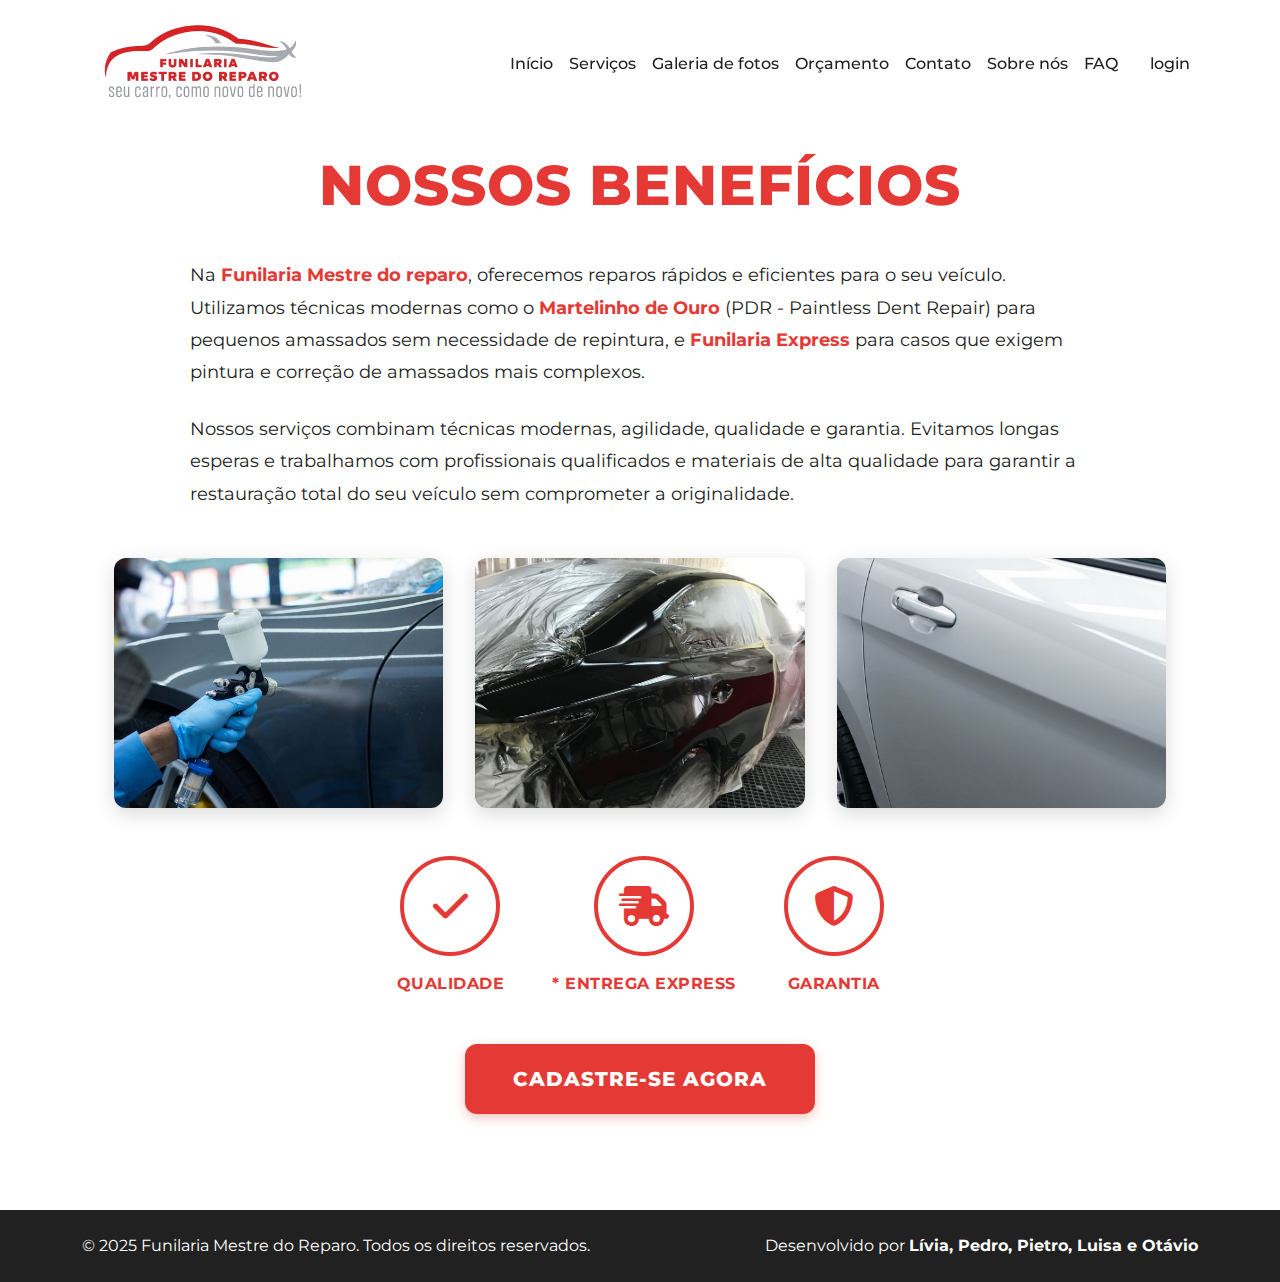
<file: index.html>
<!DOCTYPE html>
<html lang="pt-BR">
<head>
    <meta charset="UTF-8">
    <meta name="viewport" content="width=device-width, initial-scale=1.0">
    <title>Funilaria Mestre do Reparo - Seu carro, como novo de novo!</title>
    <meta name="description" content="Especialistas em funilaria e pintura automotiva com mais de 15 anos de experiência. Qualidade e confiança em cada serviço.">
    <link href="public/img/favicon.png" rel="icon">
    
    <!-- Bootstrap CSS -->
    <link href="https://cdn.jsdelivr.net/npm/bootstrap@5.3.2/dist/css/bootstrap.min.css" rel="stylesheet">
    
    <!-- Google Fonts -->
    <link rel="preconnect" href="https://fonts.googleapis.com">
    <link rel="preconnect" href="https://fonts.gstatic.com" crossorigin>
    <link href="https://fonts.googleapis.com/css2?family=Montserrat:wght@400;500;600;700;800;900&family=Roboto:wght@400;500;700&display=swap" rel="stylesheet">
    
    <!-- Font Awesome Icons -->
    <link rel="stylesheet" href="https://cdnjs.cloudflare.com/ajax/libs/font-awesome/6.5.1/css/all.min.css">
    
    <!-- Custom CSS -->
    <link rel="stylesheet" href="styles.css">
    <link rel="stylesheet" href="css/beneficios.css">
</head>
<body>
    <!-- Header -->
    <header id="header" class="fixed-top">
        <nav class="navbar navbar-expand-lg">
            <div class="container">
                <a class="navbar-brand d-flex align-items-center" href="index.html">
                    <div class="logo-container">
                        <img src="public/img/logo.png" alt="Funilaria Mestre do Reparo" class="logo-img">
                    </div>
                </a>
                
                <button class="navbar-toggler" type="button" data-bs-toggle="collapse" data-bs-target="#navbarNav">
                    <span class="navbar-toggler-icon"></span>
                </button>
                
                <div class="collapse navbar-collapse" id="navbarNav">
                    <ul class="navbar-nav ms-auto align-items-center">
                        <li class="nav-item">
                            <a class="nav-link" href="index.html">Início</a>
                        </li>
                        <li class="nav-item">
                            <a class="nav-link" href="servicos.html">Serviços</a>
                        </li>
                        <li class="nav-item">
                            <a class="nav-link" href="galeria.html">Galeria de fotos</a>
                        </li>
                        <li class="nav-item">
                            <a class="nav-link" href="orcamento.html">Orçamento</a>
                        </li>
                        <li class="nav-item">
                            <a class="nav-link" href="contato.html">Contato</a>
                        </li>
                        <li class="nav-item">
                            <a class="nav-link" href="sobre.html">Sobre nós</a>
                        </li>
                        <li class="nav-item">
                            <a class="nav-link" href="faq.html">FAQ</a>
                        </li>
                        <li class="nav-item ms-lg-3">
                            <a class="nav-link login-link" href="registro.html">login</a>
                        </li>
                    </ul>
                </div>
            </div>
        </nav>
    </header>

    <!-- Benefits Page -->
    <section class="benefits-page">
        <div class="container">
            <div class="benefits-content">
                <h1 class="benefits-title">Nossos Benefícios</h1>
                <div class="benefits-description">
                    <p>Na <strong>Funilaria Mestre do reparo</strong>, oferecemos reparos rápidos e eficientes para o seu veículo. Utilizamos técnicas modernas como o <strong>Martelinho de Ouro</strong> (PDR - Paintless Dent Repair) para pequenos amassados sem necessidade de repintura, e <strong>Funilaria Express</strong> para casos que exigem pintura e correção de amassados mais complexos.</p>
                    <p>Nossos serviços combinam técnicas modernas, agilidade, qualidade e garantia. Evitamos longas esperas e trabalhamos com profissionais qualificados e materiais de alta qualidade para garantir a restauração total do seu veículo sem comprometer a originalidade.</p>
                </div>
                
                <div class="benefits-images">
                    <div class="benefit-image-item">
                        <img src="public/foto1.jpg" alt="Trabalho profissional" class="benefit-img">
                    </div>
                    <div class="benefit-image-item">
                        <img src="public/foto2.jpg" alt="Detalhamento automotivo" class="benefit-img">
                    </div>
                    <div class="benefit-image-item">
                        <img src="public/foto3.jpg" alt="Pintura automotiva" class="benefit-img">
                    </div>
                </div>
                
                <div class="benefits-icons">
                    <div class="benefit-icon-item">
                        <div class="icon-circle">
                            <i class="fas fa-check"></i>
                        </div>
                        <span>QUALIDADE</span>
                    </div>
                    <div class="benefit-icon-item">
                        <div class="icon-circle">
                            <i class="fas fa-truck-fast"></i>
                        </div>
                        <span>* ENTREGA EXPRESS</span>
                    </div>
                    <div class="benefit-icon-item">
                        <div class="icon-circle">
                            <i class="fas fa-shield-halved"></i>
                        </div>
                        <span>GARANTIA</span>
                    </div>
                </div>
                
                <div class="benefits-cta">
                    <a href="registro.html" class="btn-register">Cadastre-se Agora</a>
                </div>
            </div>
        </div>
    </section>

    <!-- Footer -->
    <footer class="footer py-4">
        <div class="container">
            <div class="row align-items-center">
                <div class="col-md-6 text-center text-md-start mb-3 mb-md-0">
                    <p class="mb-0">&copy; 2025 Funilaria Mestre do Reparo. Todos os direitos reservados.</p>
                </div>
                <div class="col-md-6 text-center text-md-end">
                    <p class="mb-0">Desenvolvido por <strong>Lívia, Pedro, Pietro, Luisa e Otávio</strong></p>
                </div>
            </div>
        </div>
    </footer>

    <!-- Bootstrap JS -->
    <script src="https://cdn.jsdelivr.net/npm/bootstrap@5.3.2/dist/js/bootstrap.bundle.min.js"></script>
    <script src="script.js"></script>
</body>
</html>
</file>
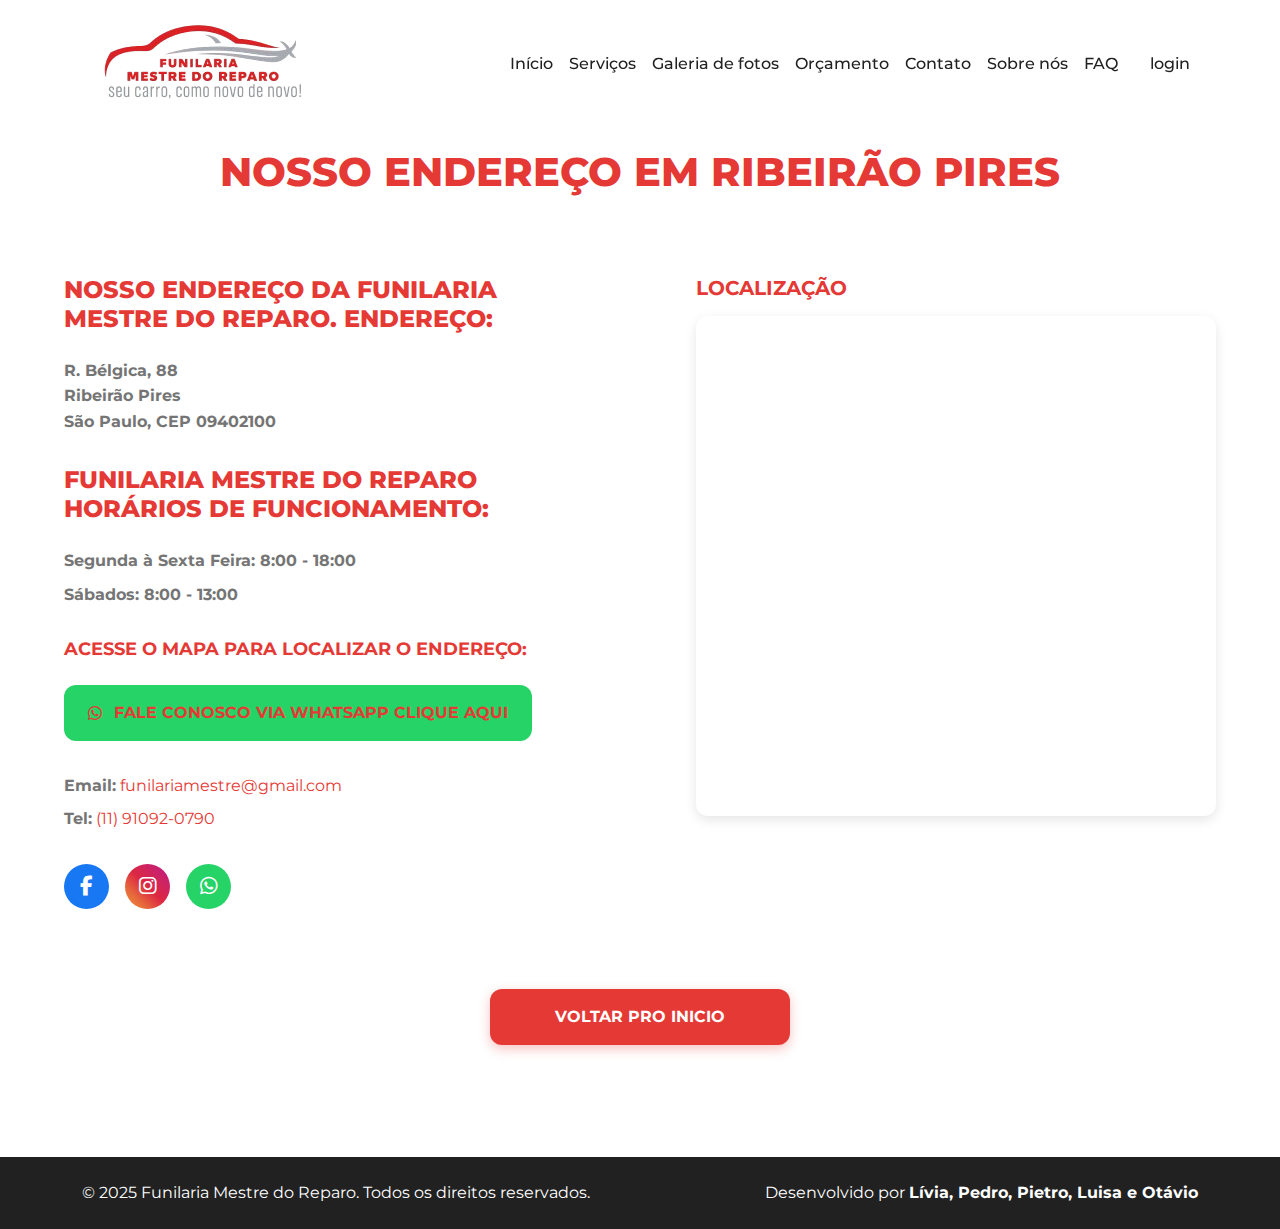
<file: contato.html>
<!DOCTYPE html>
<html lang="pt-BR">
<head>
    <meta charset="UTF-8">
    <meta name="viewport" content="width=device-width, initial-scale=1.0">
    <title>Contato - Funilaria Mestre do Reparo</title>
    
    <!-- Bootstrap CSS -->
    <link href="https://cdn.jsdelivr.net/npm/bootstrap@5.3.2/dist/css/bootstrap.min.css" rel="stylesheet">
    
    <!-- Google Fonts -->
    <link rel="preconnect" href="https://fonts.googleapis.com">
    <link rel="preconnect" href="https://fonts.gstatic.com" crossorigin>
    <link href="https://fonts.googleapis.com/css2?family=Montserrat:wght@400;500;600;700;800;900&family=Roboto:wght@400;500;700&display=swap" rel="stylesheet">
    
    <!-- Font Awesome Icons -->
    <link rel="stylesheet" href="https://cdnjs.cloudflare.com/ajax/libs/font-awesome/6.5.1/css/all.min.css">
    
    <!-- Custom CSS -->
    <link rel="stylesheet" href="styles.css">
    <link rel="stylesheet" href="css/contato.css">
</head>
<body>
    <!-- Header -->
    <header id="header" class="fixed-top">
        <nav class="navbar navbar-expand-lg">
            <div class="container">
                <a class="navbar-brand d-flex align-items-center" href="index.html">
                    <div class="logo-container">
                        <img src="public/img/logo.png" alt="Funilaria Mestre do Reparo" class="logo-img">
                    </div>
                </a>
                
                <button class="navbar-toggler" type="button" data-bs-toggle="collapse" data-bs-target="#navbarNav">
                    <span class="navbar-toggler-icon"></span>
                </button>
                
                <div class="collapse navbar-collapse" id="navbarNav">
                    <ul class="navbar-nav ms-auto align-items-center">
                        <li class="nav-item">
                            <a class="nav-link" href="index.html">Início</a>
                        </li>
                        <li class="nav-item">
                            <a class="nav-link" href="servicos.html">Serviços</a>
                        </li>
                        <li class="nav-item">
                            <a class="nav-link" href="galeria.html">Galeria de fotos</a>
                        </li>
                        <li class="nav-item">
                            <a class="nav-link" href="orcamento.html">Orçamento</a>
                        </li>
                        <li class="nav-item">
                            <a class="nav-link" href="contato.html">Contato</a>
                        </li>
                        <li class="nav-item">
                            <a class="nav-link" href="sobre.html">Sobre nós</a>
                        </li>
                        <li class="nav-item">
                            <a class="nav-link" href="faq.html">FAQ</a>
                        </li>
                        <li class="nav-item ms-lg-3">
                            <a class="nav-link login-link" href="registro.html">login</a>
                        </li>
                    </ul>
                </div>
            </div>
        </nav>
    </header>

    <!-- Contact Page -->
    <section class="contact-page">
        <div class="contact-container">
            <div class="contact-header">
                <h1>NOSSO ENDEREÇO EM RIBEIRÃO PIRES</h1>
            </div>
            
            <div class="contact-content">
                <div class="contact-info">
                    <h2>NOSSO ENDEREÇO DA FUNILARIA MESTRE DO REPARO. ENDEREÇO:</h2>
                    
                    <div class="contact-detail">
                        <p><strong>R. Bélgica, 88<br>
                        Ribeirão Pires<br>
                        São Paulo, CEP 09402100</strong></p>
                    </div>
                    
                    <h2 style="margin-top: 2rem;">FUNILARIA MESTRE DO REPARO HORÁRIOS DE FUNCIONAMENTO:</h2>
                    
                    <div class="contact-detail">
                        <p><strong>Segunda à Sexta Feira: 8:00 - 18:00</strong></p>
                        <p><strong>Sábados: 8:00 - 13:00</strong></p>
                    </div>
                    
                    <h3 style="color: var(--primary-color); margin-top: 2rem;">ACESSE O MAPA PARA LOCALIZAR O ENDEREÇO:</h3>
                    
                    <div class="contact-detail">
                        <a href="https://wa.me/5511910920790" target="_blank" class="whatsapp-contact">
                            <i class="fab fa-whatsapp"></i>
                            FALE CONOSCO VIA WHATSAPP CLIQUE AQUI
                        </a>
                    </div>
                    
                    <div class="contact-detail">
                        <p><strong>Email:</strong> <a href="mailto:funilariamestre@gmail.com">funilariamestre@gmail.com</a></p>
                        <p><strong>Tel:</strong> <a href="tel:+5511910920790">(11) 91092-0790</a></p>
                    </div>
                    
                    <div class="social-icons-contact">
                        <a href="https://facebook.com" target="_blank" class="social-icon-contact facebook">
                            <i class="fab fa-facebook-f"></i>
                        </a>
                        <a href="https://instagram.com" target="_blank" class="social-icon-contact instagram">
                            <i class="fab fa-instagram"></i>
                        </a>
                        <a href="https://wa.me/5511910920790" target="_blank" class="social-icon-contact whatsapp">
                            <i class="fab fa-whatsapp"></i>
                        </a>
                    </div>
                </div>
                
                <div class="map-section">
                    <h3>Localização</h3>
                    <div class="map-container">
                        <iframe
                            src="https://www.google.com/maps/embed?pb=!1m18!1m12!1m3!1d3656.5!2d-46.414!3d-23.714!2m3!1f0!2f0!3f0!3m2!1i1024!2i768!4f13.1!3m3!1m2!1s0x94ce6b8c8b8b8b8b%3A0x8b8b8b8b8b8b8b8b!2sR.%20B%C3%A9lgica%2C%2088%20-%20Ribeir%C3%A3o%20Pires%2C%20SP!5e0!3m2!1spt-BR!2sbr!4v1234567890123!5m2!1spt-BR!2sbr"
                            allowfullscreen=""
                            loading="lazy"
                            referrerpolicy="no-referrer-when-downgrade">
                        </iframe>
                    </div>
                </div>
            </div>
            
            <a href="index.html" class="btn-back">voltar pro inicio</a>
        </div>
    </section>

    <!-- Footer -->
    <footer class="footer py-4">
        <div class="container">
            <div class="row align-items-center">
                <div class="col-md-6 text-center text-md-start mb-3 mb-md-0">
                    <p class="mb-0">&copy; 2025 Funilaria Mestre do Reparo. Todos os direitos reservados.</p>
                </div>
                <div class="col-md-6 text-center text-md-end">
                    <p class="mb-0">Desenvolvido por <strong>Lívia, Pedro, Pietro, Luisa e Otávio</strong></p>
                </div>
            </div>
        </div>
    </footer>

    <!-- Bootstrap JS -->
    <script src="https://cdn.jsdelivr.net/npm/bootstrap@5.3.2/dist/js/bootstrap.bundle.min.js"></script>
    <script src="script.js"></script>
</body>
</html>
</file>
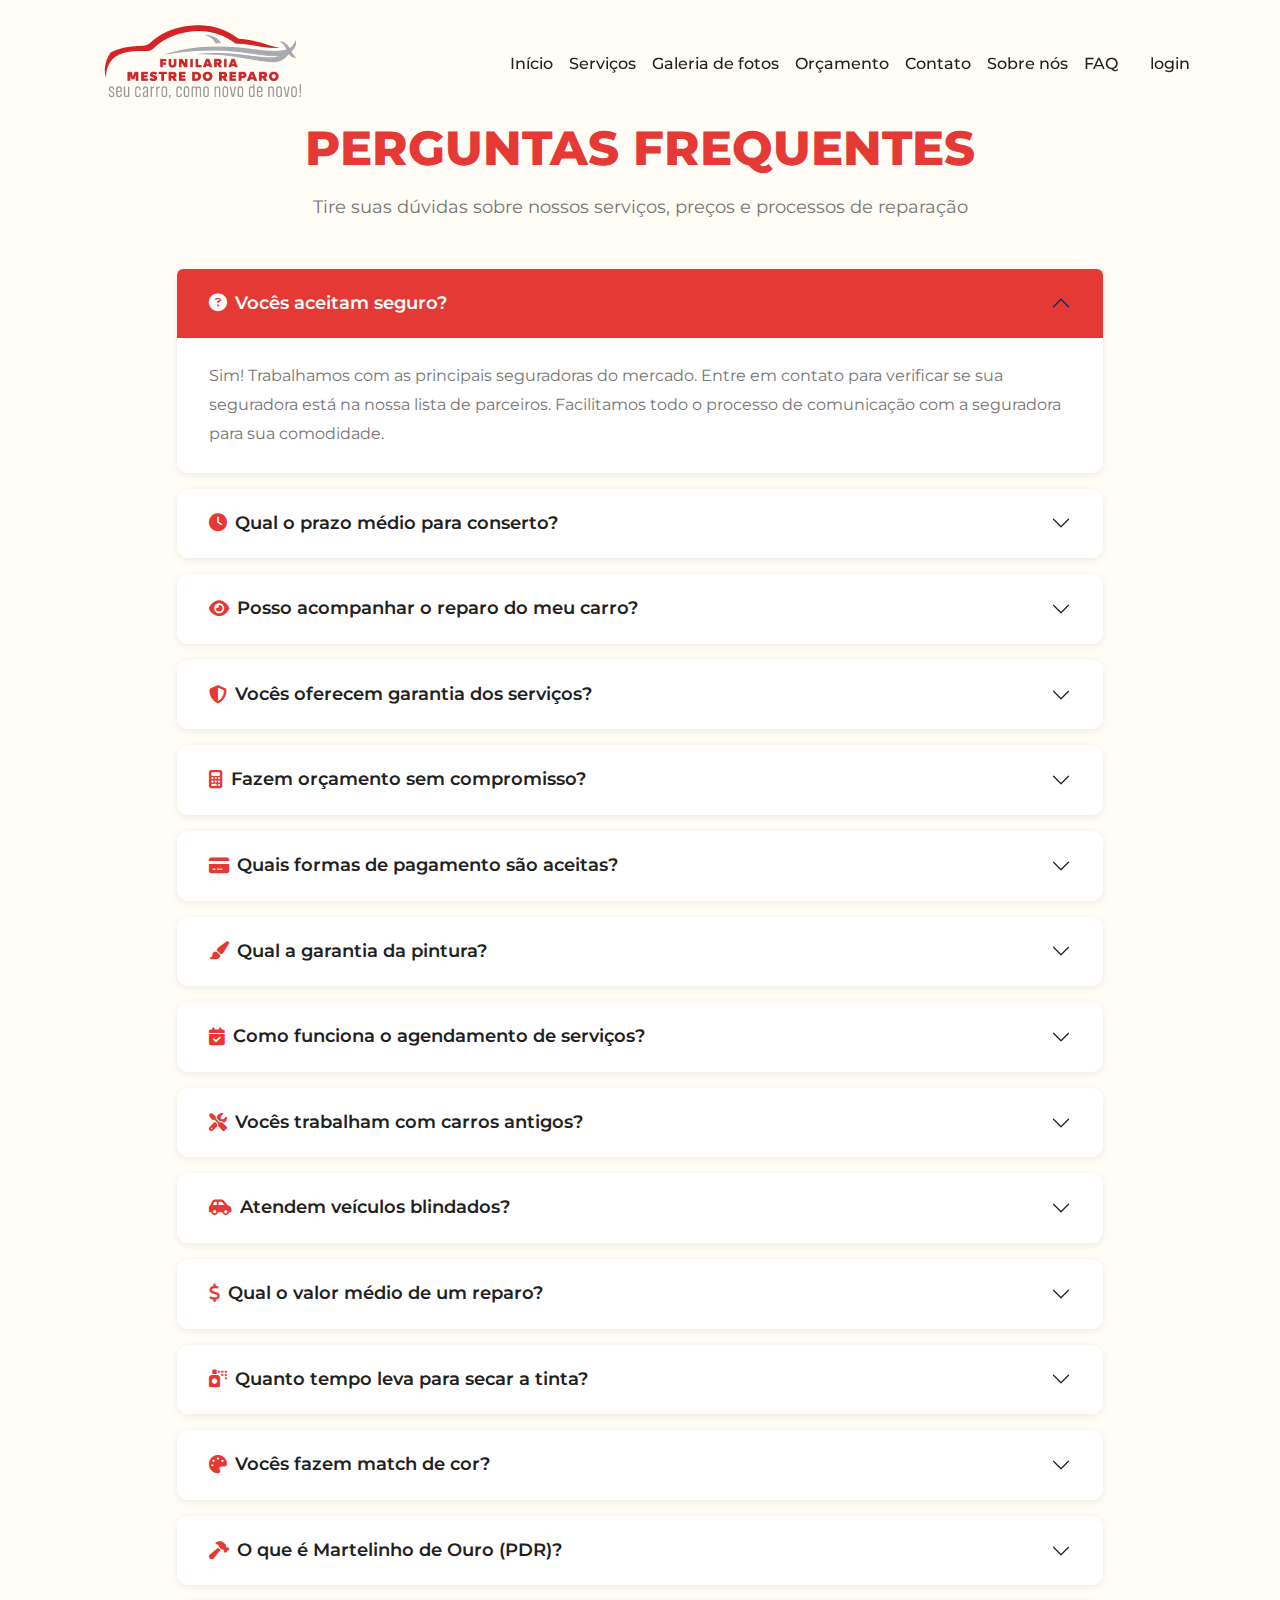
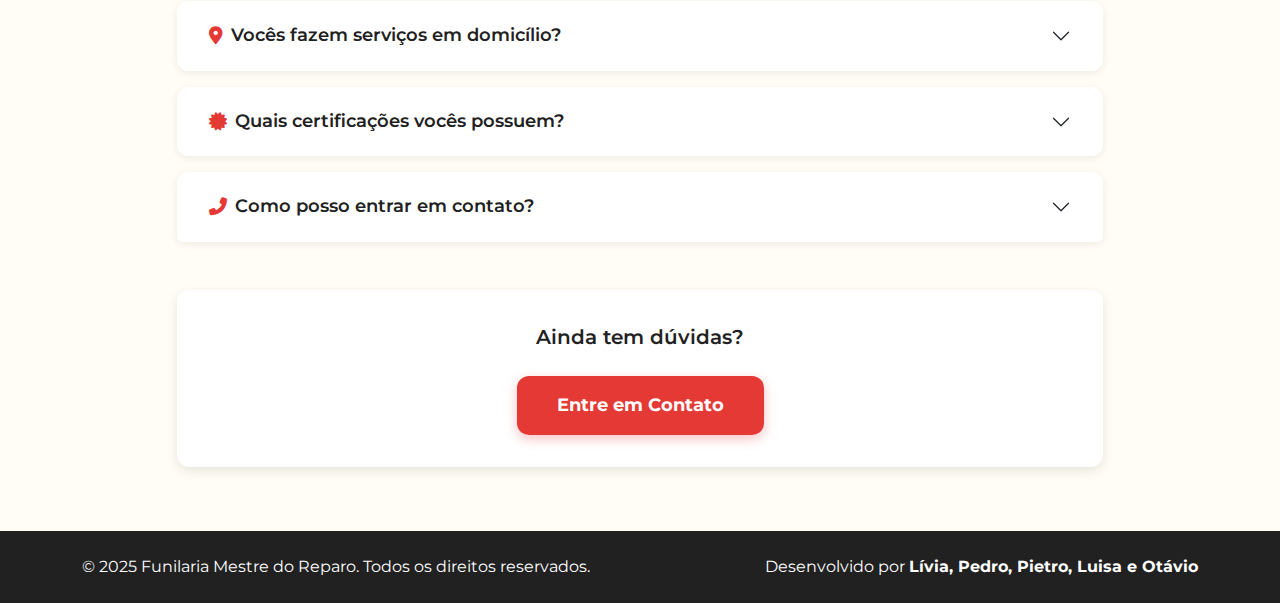
<file: faq.html>
<!DOCTYPE html>
<html lang="pt-BR">
<head>
    <meta charset="UTF-8">
    <meta name="viewport" content="width=device-width, initial-scale=1.0">
    <title>Perguntas Frequentes - Funilaria Mestre do Reparo</title>
    
    <!-- Bootstrap CSS -->
    <link href="https://cdn.jsdelivr.net/npm/bootstrap@5.3.2/dist/css/bootstrap.min.css" rel="stylesheet">
    
    <!-- Google Fonts -->
    <link rel="preconnect" href="https://fonts.googleapis.com">
    <link rel="preconnect" href="https://fonts.gstatic.com" crossorigin>
    <link href="https://fonts.googleapis.com/css2?family=Montserrat:wght@400;500;600;700;800;900&family=Roboto:wght@400;500;700&display=swap" rel="stylesheet">
    
    <!-- Font Awesome Icons -->
    <link rel="stylesheet" href="https://cdnjs.cloudflare.com/ajax/libs/font-awesome/6.5.1/css/all.min.css">
    
    <!-- Custom CSS -->
    <link rel="stylesheet" href="styles.css">
    <link rel="stylesheet" href="css/faq.css">
</head>
<body>
    <!-- Header -->
    <header id="header" class="fixed-top">
        <nav class="navbar navbar-expand-lg">
            <div class="container">
                <a class="navbar-brand d-flex align-items-center" href="index.html">
                    <div class="logo-container">
                        <img src="public/img/logo.png" alt="Funilaria Mestre do Reparo" class="logo-img">
                    </div>
                </a>
                
                <button class="navbar-toggler" type="button" data-bs-toggle="collapse" data-bs-target="#navbarNav">
                    <span class="navbar-toggler-icon"></span>
                </button>
                
                <div class="collapse navbar-collapse" id="navbarNav">
                    <ul class="navbar-nav ms-auto align-items-center">
                        <li class="nav-item">
                            <a class="nav-link" href="index.html">Início</a>
                        </li>
                        <li class="nav-item">
                            <a class="nav-link" href="servicos.html">Serviços</a>
                        </li>
                        <li class="nav-item">
                            <a class="nav-link" href="galeria.html">Galeria de fotos</a>
                        </li>
                        <li class="nav-item">
                            <a class="nav-link" href="orcamento.html">Orçamento</a>
                        </li>
                        <li class="nav-item">
                            <a class="nav-link" href="contato.html">Contato</a>
                        </li>
                        <li class="nav-item">
                            <a class="nav-link" href="sobre.html">Sobre nós</a>
                        </li>
                        <li class="nav-item">
                            <a class="nav-link" href="faq.html">FAQ</a>
                        </li>
                        <li class="nav-item ms-lg-3">
                            <a class="nav-link login-link" href="registro.html">login</a>
                        </li>
                    </ul>
                </div>
            </div>
        </nav>
    </header>

    <!-- FAQ Page -->
    <section class="faq-page">
        <div class="container">
            <div class="faq-header">
                <h1>Perguntas Frequentes</h1>
                <p class="faq-subtitle">Tire suas dúvidas sobre nossos serviços, preços e processos de reparação</p>
            </div>
            
            <div class="row justify-content-center">
                <div class="col-lg-10">
                    <div class="accordion" id="faqAccordion">
                        <div class="accordion-item">
                            <h2 class="accordion-header">
                                <button class="accordion-button" type="button" data-bs-toggle="collapse" data-bs-target="#faq1">
                                    <i class="fas fa-question-circle me-2"></i>
                                    Vocês aceitam seguro?
                                </button>
                            </h2>
                            <div id="faq1" class="accordion-collapse collapse show" data-bs-parent="#faqAccordion">
                                <div class="accordion-body">
                                    Sim! Trabalhamos com as principais seguradoras do mercado. Entre em contato para verificar se sua seguradora está na nossa lista de parceiros. Facilitamos todo o processo de comunicação com a seguradora para sua comodidade.
                                </div>
                            </div>
                        </div>
                        
                        <div class="accordion-item">
                            <h2 class="accordion-header">
                                <button class="accordion-button collapsed" type="button" data-bs-toggle="collapse" data-bs-target="#faq2">
                                    <i class="fas fa-clock me-2"></i>
                                    Qual o prazo médio para conserto?
                                </button>
                            </h2>
                            <div id="faq2" class="accordion-collapse collapse" data-bs-parent="#faqAccordion">
                                <div class="accordion-body">
                                    O prazo varia de acordo com o tipo de serviço. Reparos simples podem levar de 2 a 5 dias úteis, enquanto serviços mais complexos como pintura completa podem levar de 7 a 15 dias úteis. Sempre informamos o prazo estimado durante a avaliação inicial.
                                </div>
                            </div>
                        </div>
                        
                        <div class="accordion-item">
                            <h2 class="accordion-header">
                                <button class="accordion-button collapsed" type="button" data-bs-toggle="collapse" data-bs-target="#faq3">
                                    <i class="fas fa-eye me-2"></i>
                                    Posso acompanhar o reparo do meu carro?
                                </button>
                            </h2>
                            <div id="faq3" class="accordion-collapse collapse" data-bs-parent="#faqAccordion">
                                <div class="accordion-body">
                                    Claro! Você pode visitar nossa oficina durante o horário comercial para acompanhar o andamento do serviço. Também enviamos fotos do progresso via WhatsApp para que você possa acompanhar remotamente.
                                </div>
                            </div>
                        </div>
                        
                        <div class="accordion-item">
                            <h2 class="accordion-header">
                                <button class="accordion-button collapsed" type="button" data-bs-toggle="collapse" data-bs-target="#faq4">
                                    <i class="fas fa-shield-halved me-2"></i>
                                    Vocês oferecem garantia dos serviços?
                                </button>
                            </h2>
                            <div id="faq4" class="accordion-collapse collapse" data-bs-parent="#faqAccordion">
                                <div class="accordion-body">
                                    Sim! Todos os nossos serviços possuem garantia que varia de 6 meses a 2 anos, dependendo do tipo de serviço realizado. A garantia cobre defeitos de execução e materiais. Para pintura, oferecemos garantia de 12 meses.
                                </div>
                            </div>
                        </div>
                        
                        <div class="accordion-item">
                            <h2 class="accordion-header">
                                <button class="accordion-button collapsed" type="button" data-bs-toggle="collapse" data-bs-target="#faq5">
                                    <i class="fas fa-calculator me-2"></i>
                                    Fazem orçamento sem compromisso?
                                </button>
                            </h2>
                            <div id="faq5" class="accordion-collapse collapse" data-bs-parent="#faqAccordion">
                                <div class="accordion-body">
                                    Sim! Fazemos orçamentos gratuitos e sem compromisso. Você pode agendar uma avaliação do seu veículo através do nosso formulário online ou WhatsApp. Nossa equipe avalia o veículo e fornece um orçamento detalhado.
                                </div>
                            </div>
                        </div>
                        
                        <div class="accordion-item">
                            <h2 class="accordion-header">
                                <button class="accordion-button collapsed" type="button" data-bs-toggle="collapse" data-bs-target="#faq6">
                                    <i class="fas fa-credit-card me-2"></i>
                                    Quais formas de pagamento são aceitas?
                                </button>
                            </h2>
                            <div id="faq6" class="accordion-collapse collapse" data-bs-parent="#faqAccordion">
                                <div class="accordion-body">
                                    Aceitamos dinheiro, PIX, cartões de crédito e débito. Para serviços de maior valor, oferecemos parcelamento em até 12x no cartão de crédito. O PIX oferece desconto adicional.
                                </div>
                            </div>
                        </div>
                        
                        <div class="accordion-item">
                            <h2 class="accordion-header">
                                <button class="accordion-button collapsed" type="button" data-bs-toggle="collapse" data-bs-target="#faq7">
                                    <i class="fas fa-paint-brush me-2"></i>
                                    Qual a garantia da pintura?
                                </button>
                            </h2>
                            <div id="faq7" class="accordion-collapse collapse" data-bs-parent="#faqAccordion">
                                <div class="accordion-body">
                                    Oferecemos garantia de 12 meses na pintura. Utilizamos tintas de alta qualidade da Sherwin Williams e seguimos rigorosos padrões de qualidade. A garantia cobre descascamento, bolhas e problemas relacionados à aplicação da tinta.
                                </div>
                            </div>
                        </div>
                        
                        <div class="accordion-item">
                            <h2 class="accordion-header">
                                <button class="accordion-button collapsed" type="button" data-bs-toggle="collapse" data-bs-target="#faq8">
                                    <i class="fas fa-calendar-check me-2"></i>
                                    Como funciona o agendamento de serviços?
                                </button>
                            </h2>
                            <div id="faq8" class="accordion-collapse collapse" data-bs-parent="#faqAccordion">
                                <div class="accordion-body">
                                    Você pode agendar através do nosso site, WhatsApp ou telefone. Oferecemos agendamento para avaliação inicial (gratuita) ou para entrega do veículo para reparo. Nossa equipe confirma o agendamento e envia lembretes via WhatsApp.
                                </div>
                            </div>
                        </div>
                        
                        <div class="accordion-item">
                            <h2 class="accordion-header">
                                <button class="accordion-button collapsed" type="button" data-bs-toggle="collapse" data-bs-target="#faq9">
                                    <i class="fas fa-tools me-2"></i>
                                    Vocês trabalham com carros antigos?
                                </button>
                            </h2>
                            <div id="faq9" class="accordion-collapse collapse" data-bs-parent="#faqAccordion">
                                <div class="accordion-body">
                                    Sim! Temos especialização em funilaria para carros antigos e clássicos. Trabalhamos com restauração completa, preservando a originalidade do veículo e utilizando técnicas tradicionais combinadas com tecnologia moderna.
                                </div>
                            </div>
                        </div>
                        
                        <div class="accordion-item">
                            <h2 class="accordion-header">
                                <button class="accordion-button collapsed" type="button" data-bs-toggle="collapse" data-bs-target="#faq10">
                                    <i class="fas fa-car-side me-2"></i>
                                    Atendem veículos blindados?
                                </button>
                            </h2>
                            <div id="faq10" class="accordion-collapse collapse" data-bs-parent="#faqAccordion">
                                <div class="accordion-body">
                                    Sim! Temos experiência e estrutura adequada para atender veículos blindados. Trabalhamos com cuidado especial para preservar a blindagem durante os reparos de funilaria e pintura.
                                </div>
                            </div>
                        </div>
                        
                        <div class="accordion-item">
                            <h2 class="accordion-header">
                                <button class="accordion-button collapsed" type="button" data-bs-toggle="collapse" data-bs-target="#faq11">
                                    <i class="fas fa-dollar-sign me-2"></i>
                                    Qual o valor médio de um reparo?
                                </button>
                            </h2>
                            <div id="faq11" class="accordion-collapse collapse" data-bs-parent="#faqAccordion">
                                <div class="accordion-body">
                                    O valor varia muito dependendo do tipo e extensão do dano. Reparos simples podem custar a partir de R$ 200, enquanto serviços mais complexos como pintura completa podem variar de R$ 1.500 a R$ 5.000 ou mais. Oferecemos orçamento gratuito para avaliar seu caso específico.
                                </div>
                            </div>
                        </div>
                        
                        <div class="accordion-item">
                            <h2 class="accordion-header">
                                <button class="accordion-button collapsed" type="button" data-bs-toggle="collapse" data-bs-target="#faq12">
                                    <i class="fas fa-spray-can me-2"></i>
                                    Quanto tempo leva para secar a tinta?
                                </button>
                            </h2>
                            <div id="faq12" class="accordion-collapse collapse" data-bs-parent="#faqAccordion">
                                <div class="accordion-body">
                                    A secagem completa da tinta leva aproximadamente 30 dias. Durante esse período, recomendamos evitar lavagens com produtos químicos agressivos e exposição prolongada ao sol. Após 7 dias, o veículo já pode ser usado normalmente, mas com alguns cuidados especiais.
                                </div>
                            </div>
                        </div>
                        
                        <div class="accordion-item">
                            <h2 class="accordion-header">
                                <button class="accordion-button collapsed" type="button" data-bs-toggle="collapse" data-bs-target="#faq13">
                                    <i class="fas fa-palette me-2"></i>
                                    Vocês fazem match de cor?
                                </button>
                            </h2>
                            <div id="faq13" class="accordion-collapse collapse" data-bs-parent="#faqAccordion">
                                <div class="accordion-body">
                                    Sim! Utilizamos equipamentos modernos de espectrofotometria para fazer o match perfeito da cor. Garantimos que a cor da repintura seja idêntica à original do veículo, mesmo em carros com cores especiais ou metálicas.
                                </div>
                            </div>
                        </div>
                        
                        <div class="accordion-item">
                            <h2 class="accordion-header">
                                <button class="accordion-button collapsed" type="button" data-bs-toggle="collapse" data-bs-target="#faq14">
                                    <i class="fas fa-hammer me-2"></i>
                                    O que é Martelinho de Ouro (PDR)?
                                </button>
                            </h2>
                            <div id="faq14" class="accordion-collapse collapse" data-bs-parent="#faqAccordion">
                                <div class="accordion-body">
                                    O Martelinho de Ouro (PDR - Paintless Dent Repair) é uma técnica avançada que remove amassados sem necessidade de repintura. É ideal para amassados pequenos e médios, preservando a pintura original do veículo. O processo é mais rápido, econômico e mantém o valor do carro.
                                </div>
                            </div>
                        </div>
                        
                        <div class="accordion-item">
                            <h2 class="accordion-header">
                                <button class="accordion-button collapsed" type="button" data-bs-toggle="collapse" data-bs-target="#faq15">
                                    <i class="fas fa-map-marker-alt me-2"></i>
                                    Vocês fazem serviços em domicílio?
                                </button>
                            </h2>
                            <div id="faq15" class="accordion-collapse collapse" data-bs-parent="#faqAccordion">
                                <div class="accordion-body">
                                    Oferecemos avaliação em domicílio para casos específicos. Para reparos, é necessário trazer o veículo até nossa oficina, pois precisamos de nossa estrutura completa. Entre em contato para verificar a disponibilidade de avaliação em domicílio na sua região.
                                </div>
                            </div>
                        </div>
                        
                        <div class="accordion-item">
                            <h2 class="accordion-header">
                                <button class="accordion-button collapsed" type="button" data-bs-toggle="collapse" data-bs-target="#faq16">
                                    <i class="fas fa-certificate me-2"></i>
                                    Quais certificações vocês possuem?
                                </button>
                            </h2>
                            <div id="faq16" class="accordion-collapse collapse" data-bs-parent="#faqAccordion">
                                <div class="accordion-body">
                                    Somos certificados pela Sherwin Williams, uma das principais fabricantes de tintas automotivas do mundo. Nossos profissionais são treinados e certificados, garantindo qualidade e expertise em todos os serviços realizados.
                                </div>
                            </div>
                        </div>
                        
                        <div class="accordion-item">
                            <h2 class="accordion-header">
                                <button class="accordion-button collapsed" type="button" data-bs-toggle="collapse" data-bs-target="#faq17">
                                    <i class="fas fa-phone-alt me-2"></i>
                                    Como posso entrar em contato?
                                </button>
                            </h2>
                            <div id="faq17" class="accordion-collapse collapse" data-bs-parent="#faqAccordion">
                                <div class="accordion-body">
                                    Você pode entrar em contato através do nosso WhatsApp (disponível no site), telefone, ou visitar nossa oficina em Ribeirão Pires. Também oferecemos formulário online para solicitação de orçamento. Nossa equipe está pronta para atender você!
                                </div>
                            </div>
                        </div>
                    </div>
                    
                    <div class="faq-cta">
                        <p>Ainda tem dúvidas?</p>
                        <a href="contato.html" class="btn-contact-faq">Entre em Contato</a>
                    </div>
                </div>
            </div>
        </div>
    </section>

    <!-- Footer -->
    <footer class="footer py-4">
        <div class="container">
            <div class="row align-items-center">
                <div class="col-md-6 text-center text-md-start mb-3 mb-md-0">
                    <p class="mb-0">&copy; 2025 Funilaria Mestre do Reparo. Todos os direitos reservados.</p>
                </div>
                <div class="col-md-6 text-center text-md-end">
                    <p class="mb-0">Desenvolvido por <strong>Lívia, Pedro, Pietro, Luisa e Otávio</strong></p>
                </div>
            </div>
        </div>
    </footer>

    <!-- Bootstrap JS -->
    <script src="https://cdn.jsdelivr.net/npm/bootstrap@5.3.2/dist/js/bootstrap.bundle.min.js"></script>
    <script src="script.js"></script>
</body>
</html>
</file>
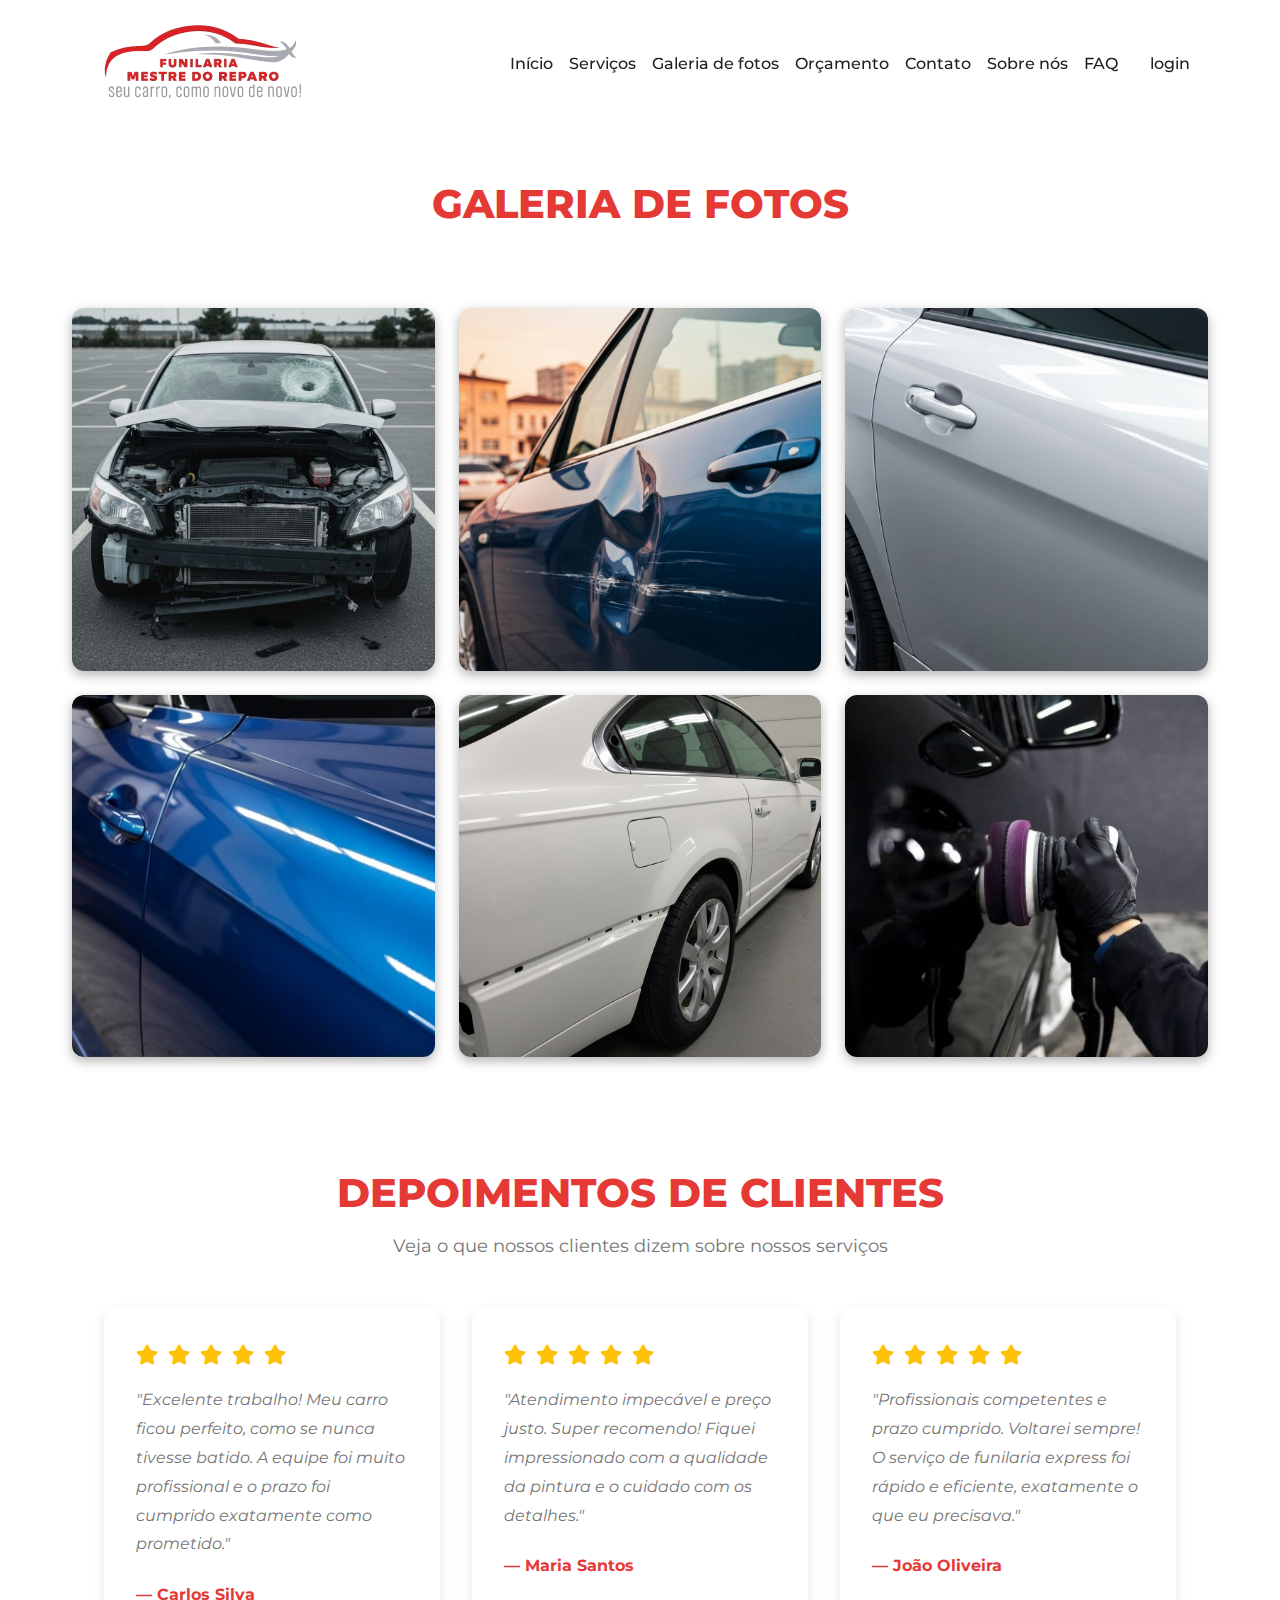
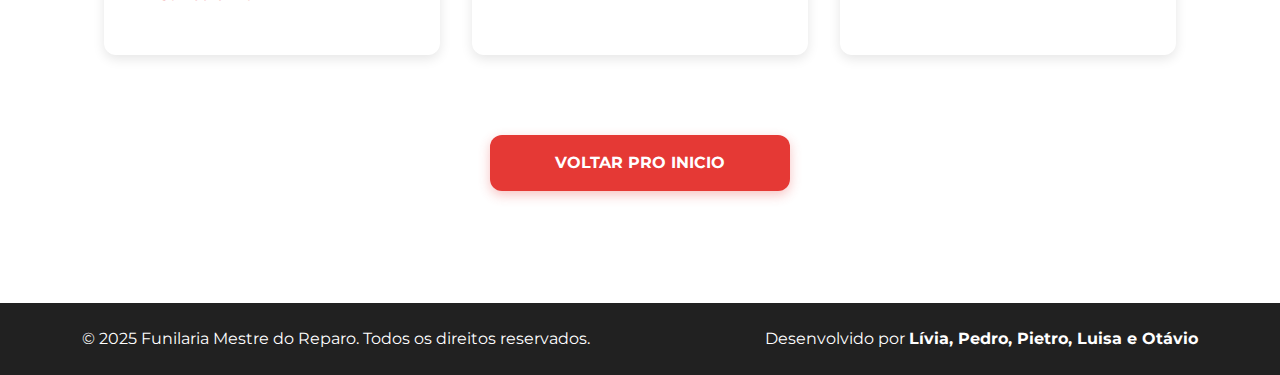
<file: galeria.html>
<!DOCTYPE html>
<html lang="pt-BR">
<head>
    <meta charset="UTF-8">
    <meta name="viewport" content="width=device-width, initial-scale=1.0">
    <title>Galeria - Funilaria Mestre do Reparo</title>
    
    <!-- Bootstrap CSS -->
    <link href="https://cdn.jsdelivr.net/npm/bootstrap@5.3.2/dist/css/bootstrap.min.css" rel="stylesheet">
    
    <!-- Google Fonts -->
    <link rel="preconnect" href="https://fonts.googleapis.com">
    <link rel="preconnect" href="https://fonts.gstatic.com" crossorigin>
    <link href="https://fonts.googleapis.com/css2?family=Montserrat:wght@400;500;600;700;800;900&family=Roboto:wght@400;500;700&display=swap" rel="stylesheet">
    
    <!-- Font Awesome Icons -->
    <link rel="stylesheet" href="https://cdnjs.cloudflare.com/ajax/libs/font-awesome/6.5.1/css/all.min.css">
    
    <!-- Custom CSS -->
    <link rel="stylesheet" href="styles.css">
    <link rel="stylesheet" href="css/galeria.css">
</head>
<body>
    <!-- Header -->
    <header id="header" class="fixed-top">
        <nav class="navbar navbar-expand-lg">
            <div class="container">
                <a class="navbar-brand d-flex align-items-center" href="index.html">
                    <div class="logo-container">
                        <img src="public/img/logo.png" alt="Funilaria Mestre do Reparo" class="logo-img">
                    </div>
                </a>
                
                <button class="navbar-toggler" type="button" data-bs-toggle="collapse" data-bs-target="#navbarNav">
                    <span class="navbar-toggler-icon"></span>
                </button>
                
                <div class="collapse navbar-collapse" id="navbarNav">
                    <ul class="navbar-nav ms-auto align-items-center">
                        <li class="nav-item">
                            <a class="nav-link" href="index.html">Início</a>
                        </li>
                        <li class="nav-item">
                            <a class="nav-link" href="servicos.html">Serviços</a>
                        </li>
                        <li class="nav-item">
                            <a class="nav-link" href="galeria.html">Galeria de fotos</a>
                        </li>
                        <li class="nav-item">
                            <a class="nav-link" href="orcamento.html">Orçamento</a>
                        </li>
                        <li class="nav-item">
                            <a class="nav-link" href="contato.html">Contato</a>
                        </li>
                        <li class="nav-item">
                            <a class="nav-link" href="sobre.html">Sobre nós</a>
                        </li>
                        <li class="nav-item">
                            <a class="nav-link" href="faq.html">FAQ</a>
                        </li>
                        <li class="nav-item ms-lg-3">
                            <a class="nav-link login-link" href="registro.html">login</a>
                        </li>
                    </ul>
                </div>
            </div>
        </nav>
    </header>

    <!-- Gallery Page -->
    <section class="gallery-page">
        <div class="gallery-container">
            <div class="gallery-header">
                <h1>GALERIA DE FOTOS</h1>
            </div>
            
            <div class="gallery-grid">
                <div class="gallery-item">
                    <img src="public/foto1.png" alt="Trabalho profissional">
                </div>
                <div class="gallery-item">
                    <img src="public/foto2.png" alt="Detalhamento automotivo">
                </div>
                <div class="gallery-item">
                    <img src="public/foto3.jpg" alt="Pintura automotiva">
                </div>
                <div class="gallery-item">
                    <img src="public/foto4.jpg" alt="Restauração">
                </div>
                <div class="gallery-item">
                    <img src="public/foto5.jpg" alt="Acabamento">
                </div>
                <div class="gallery-item">
                    <img src="public/foto6.jpg" alt="Polimento">
                </div>
            </div>
            
            <!-- Testimonials Section -->
            <div class="testimonials-section">
                <h2 class="testimonials-title">Depoimentos de Clientes</h2>
                <p class="testimonials-subtitle">Veja o que nossos clientes dizem sobre nossos serviços</p>
                
                <div class="testimonials-grid">
                    <div class="testimonial-card">
                        <div class="testimonial-stars">
                            <i class="fas fa-star"></i>
                            <i class="fas fa-star"></i>
                            <i class="fas fa-star"></i>
                            <i class="fas fa-star"></i>
                            <i class="fas fa-star"></i>
                        </div>
                        <p class="testimonial-text">"Excelente trabalho! Meu carro ficou perfeito, como se nunca tivesse batido. A equipe foi muito profissional e o prazo foi cumprido exatamente como prometido."</p>
                        <p class="testimonial-author">— Carlos Silva</p>
                    </div>
                    
                    <div class="testimonial-card">
                        <div class="testimonial-stars">
                            <i class="fas fa-star"></i>
                            <i class="fas fa-star"></i>
                            <i class="fas fa-star"></i>
                            <i class="fas fa-star"></i>
                            <i class="fas fa-star"></i>
                        </div>
                        <p class="testimonial-text">"Atendimento impecável e preço justo. Super recomendo! Fiquei impressionado com a qualidade da pintura e o cuidado com os detalhes."</p>
                        <p class="testimonial-author">— Maria Santos</p>
                    </div>
                    
                    <div class="testimonial-card">
                        <div class="testimonial-stars">
                            <i class="fas fa-star"></i>
                            <i class="fas fa-star"></i>
                            <i class="fas fa-star"></i>
                            <i class="fas fa-star"></i>
                            <i class="fas fa-star"></i>
                        </div>
                        <p class="testimonial-text">"Profissionais competentes e prazo cumprido. Voltarei sempre! O serviço de funilaria express foi rápido e eficiente, exatamente o que eu precisava."</p>
                        <p class="testimonial-author">— João Oliveira</p>
                    </div>
                </div>
            </div>
            
            <a href="index.html" class="btn-back">voltar pro inicio</a>
        </div>
    </section>

    <!-- Footer -->
    <footer class="footer py-4">
        <div class="container">
            <div class="row align-items-center">
                <div class="col-md-6 text-center text-md-start mb-3 mb-md-0">
                    <p class="mb-0">&copy; 2025 Funilaria Mestre do Reparo. Todos os direitos reservados.</p>
                </div>
                <div class="col-md-6 text-center text-md-end">
                    <p class="mb-0">Desenvolvido por <strong>Lívia, Pedro, Pietro, Luisa e Otávio</strong></p>
                </div>
            </div>
        </div>
    </footer>

    <!-- Bootstrap JS -->
    <script src="https://cdn.jsdelivr.net/npm/bootstrap@5.3.2/dist/js/bootstrap.bundle.min.js"></script>
    <script src="script.js"></script>
</body>
</html>
</file>
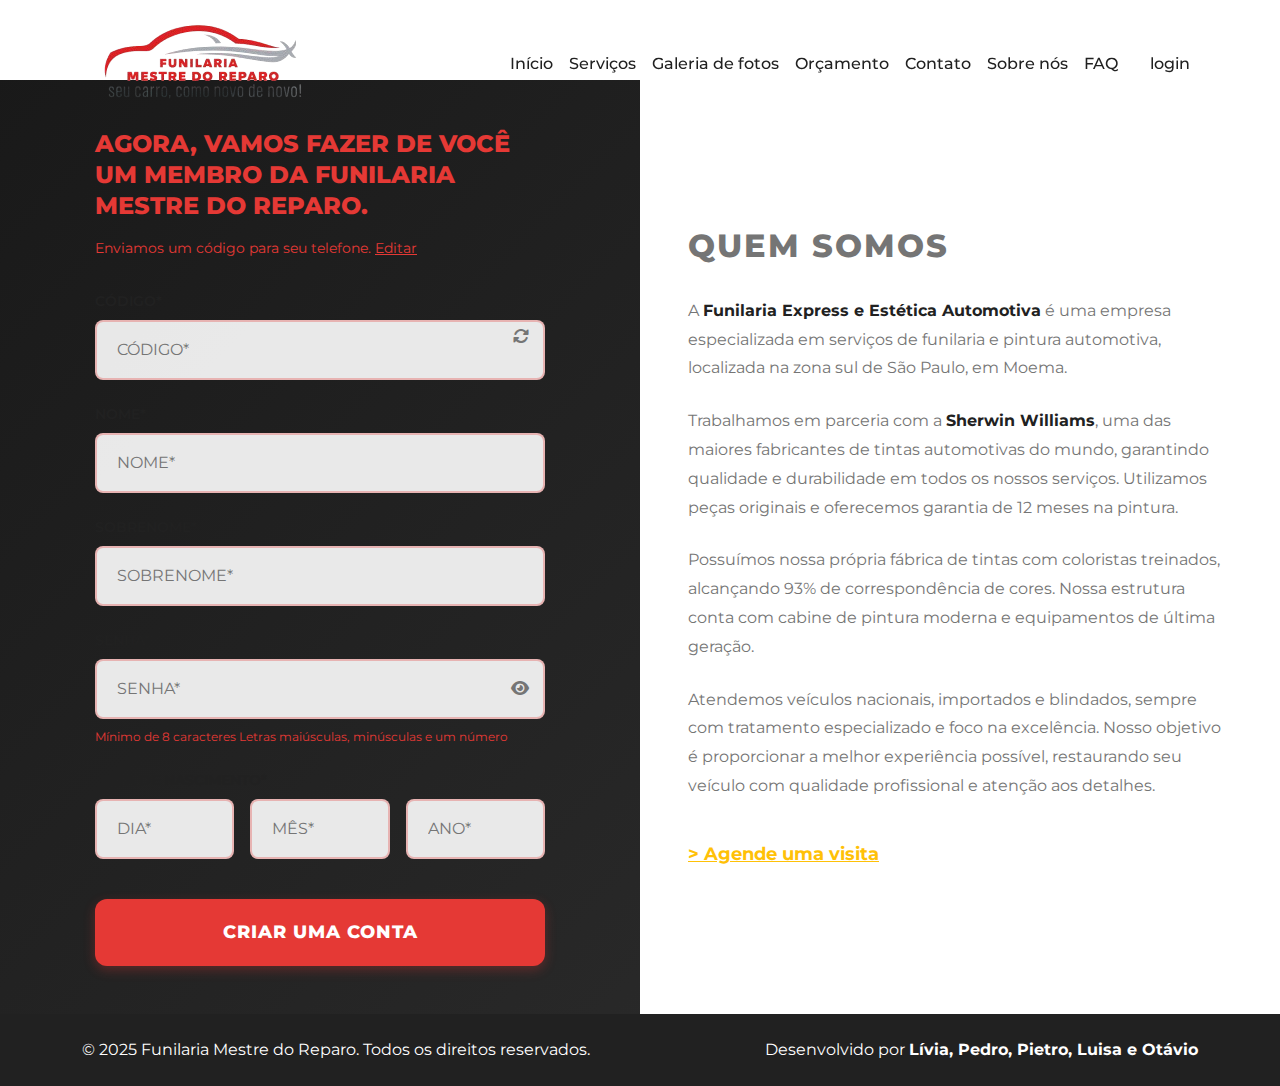
<file: login.html>
<!DOCTYPE html>
<html lang="pt-BR">
<head>
    <meta charset="UTF-8">
    <meta name="viewport" content="width=device-width, initial-scale=1.0">
    <title>Login - Funilaria Mestre do Reparo</title>
    <link href="public/img/favicon.png" rel="icon">
    
    <!-- Bootstrap CSS -->
    <link href="https://cdn.jsdelivr.net/npm/bootstrap@5.3.2/dist/css/bootstrap.min.css" rel="stylesheet">
    
    <!-- Google Fonts -->
    <link rel="preconnect" href="https://fonts.googleapis.com">
    <link rel="preconnect" href="https://fonts.gstatic.com" crossorigin>
    <link href="https://fonts.googleapis.com/css2?family=Montserrat:wght@400;500;600;700;800;900&family=Roboto:wght@400;500;700&display=swap" rel="stylesheet">
    
    <!-- Font Awesome Icons -->
    <link rel="stylesheet" href="https://cdnjs.cloudflare.com/ajax/libs/font-awesome/6.5.1/css/all.min.css">
    
    <!-- Custom CSS -->
    <link rel="stylesheet" href="styles.css">
    <link rel="stylesheet" href="css/login.css">
</head>
<body>
    <!-- Header -->
    <header id="header" class="fixed-top">
        <nav class="navbar navbar-expand-lg">
            <div class="container">
                <a class="navbar-brand d-flex align-items-center" href="index.html">
                    <div class="logo-container">
                        <img src="public/img/logo.png" alt="Funilaria Mestre do Reparo" class="logo-img">
                    </div>
                </a>
                
                <button class="navbar-toggler" type="button" data-bs-toggle="collapse" data-bs-target="#navbarNav">
                    <span class="navbar-toggler-icon"></span>
                </button>
                
                <div class="collapse navbar-collapse" id="navbarNav">
                    <ul class="navbar-nav ms-auto align-items-center">
                        <li class="nav-item">
                            <a class="nav-link" href="index.html">Início</a>
                        </li>
                        <li class="nav-item">
                            <a class="nav-link" href="servicos.html">Serviços</a>
                        </li>
                        <li class="nav-item">
                            <a class="nav-link" href="galeria.html">Galeria de fotos</a>
                        </li>
                        <li class="nav-item">
                            <a class="nav-link" href="orcamento.html">Orçamento</a>
                        </li>
                        <li class="nav-item">
                            <a class="nav-link" href="contato.html">Contato</a>
                        </li>
                        <li class="nav-item">
                            <a class="nav-link" href="sobre.html">Sobre nós</a>
                        </li>
                        <li class="nav-item">
                            <a class="nav-link" href="faq.html">FAQ</a>
                        </li>
                        <li class="nav-item ms-lg-3">
                            <a class="nav-link login-link" href="registro.html">login</a>
                        </li>
                    </ul>
                </div>
            </div>
        </nav>
    </header>

    <!-- Login Page -->
    <section class="login-page">
        <div class="login-form-column">
            <div class="login-form-overlay"></div>
            <div class="login-form-content">
                <h2 class="login-form-title">Agora, vamos fazer de você um membro da funilaria mestre do reparo.</h2>
                <p class="login-instruction">Enviamos um código para seu telefone. <a href="#" id="editPhone">Editar</a></p>
                
                <form id="registrationForm">
                    <div class="login-form-group">
                        <label for="code" class="login-form-label">código*</label>
                        <input type="text" class="login-form-input" id="code" placeholder="código*" required>
                        <i class="fas fa-sync-alt input-icon" id="refreshCode" title="Atualizar código"></i>
                    </div>
                    
                    <div class="login-form-group">
                        <label for="firstName" class="login-form-label">nome*</label>
                        <input type="text" class="login-form-input" id="firstName" placeholder="nome*" required>
                    </div>
                    
                    <div class="login-form-group">
                        <label for="lastName" class="login-form-label">sobrenome*</label>
                        <input type="text" class="login-form-input" id="lastName" placeholder="sobrenome*" required>
                    </div>
                    
                    <div class="login-form-group">
                        <label for="password" class="login-form-label">senha*</label>
                        <input type="password" class="login-form-input" id="password" placeholder="senha*" required>
                        <i class="fas fa-eye input-icon" id="togglePassword" title="Mostrar/Ocultar senha"></i>
                        <div class="password-requirements">
                            Mínimo de 8 caracteres Letras maiúsculas, minúsculas e um número
                        </div>
                    </div>
                    
                    <div class="login-form-group">
                        <label class="login-form-label">data de nascimento*</label>
                        <div class="date-inputs">
                            <input type="number" class="login-form-input" id="day" placeholder="dia*" min="1" max="31" required>
                            <input type="number" class="login-form-input" id="month" placeholder="mês*" min="1" max="12" required>
                            <input type="number" class="login-form-input" id="year" placeholder="ano*" min="1900" max="2025" required>
                        </div>
                    </div>
                    
                    <button type="submit" class="btn-create-account">CRIAR UMA CONTA</button>
                </form>
            </div>
        </div>
        
        <div class="about-column">
            <h2>QUEM SOMOS</h2>
            <p>A <strong>Funilaria Express e Estética Automotiva</strong> é uma empresa especializada em serviços de funilaria e pintura automotiva, localizada na zona sul de São Paulo, em Moema.</p>
            
            <p>Trabalhamos em parceria com a <strong>Sherwin Williams</strong>, uma das maiores fabricantes de tintas automotivas do mundo, garantindo qualidade e durabilidade em todos os nossos serviços. Utilizamos peças originais e oferecemos garantia de 12 meses na pintura.</p>
            
            <p>Possuímos nossa própria fábrica de tintas com coloristas treinados, alcançando 93% de correspondência de cores. Nossa estrutura conta com cabine de pintura moderna e equipamentos de última geração.</p>
            
            <p>Atendemos veículos nacionais, importados e blindados, sempre com tratamento especializado e foco na excelência. Nosso objetivo é proporcionar a melhor experiência possível, restaurando seu veículo com qualidade profissional e atenção aos detalhes.</p>
            
            <a href="contato.html" class="about-cta-link">&gt; Agende uma visita</a>
        </div>
    </section>

    <!-- Footer -->
    <footer class="footer py-4">
        <div class="container">
            <div class="row align-items-center">
                <div class="col-md-6 text-center text-md-start mb-3 mb-md-0">
                    <p class="mb-0">&copy; 2025 Funilaria Mestre do Reparo. Todos os direitos reservados.</p>
                </div>
                <div class="col-md-6 text-center text-md-end">
                    <p class="mb-0">Desenvolvido por <strong>Lívia, Pedro, Pietro, Luisa e Otávio</strong></p>
                </div>
            </div>
        </div>
    </footer>

    <!-- Bootstrap JS -->
    <script src="https://cdn.jsdelivr.net/npm/bootstrap@5.3.2/dist/js/bootstrap.bundle.min.js"></script>
    <script src="script.js"></script>
    <script>
        // Get phone from URL if available
        const urlParams = new URLSearchParams(window.location.search);
        const phone = urlParams.get('phone');
        if (phone) {
            document.querySelector('.login-instruction').innerHTML = `Enviamos um código para ${phone}. <a href="index.html" id="editPhone">Editar</a>`;
        }
        
        // Toggle password visibility
        document.getElementById('togglePassword').addEventListener('click', function() {
            const passwordInput = document.getElementById('password');
            const icon = this;
            if (passwordInput.type === 'password') {
                passwordInput.type = 'text';
                icon.classList.remove('fa-eye');
                icon.classList.add('fa-eye-slash');
            } else {
                passwordInput.type = 'password';
                icon.classList.remove('fa-eye-slash');
                icon.classList.add('fa-eye');
            }
        });
        
        // Refresh code
        document.getElementById('refreshCode').addEventListener('click', function() {
            // Generate random 6-digit code
            const code = Math.floor(100000 + Math.random() * 900000);
            document.getElementById('code').value = code;
        });
        
        // Form submission
        document.getElementById('registrationForm').addEventListener('submit', function(e) {
            e.preventDefault();
            alert('Conta criada com sucesso! Em breve você receberá um email de confirmação.');
            window.location.href = 'index.html';
        });
    </script>
</body>
</html>
</file>
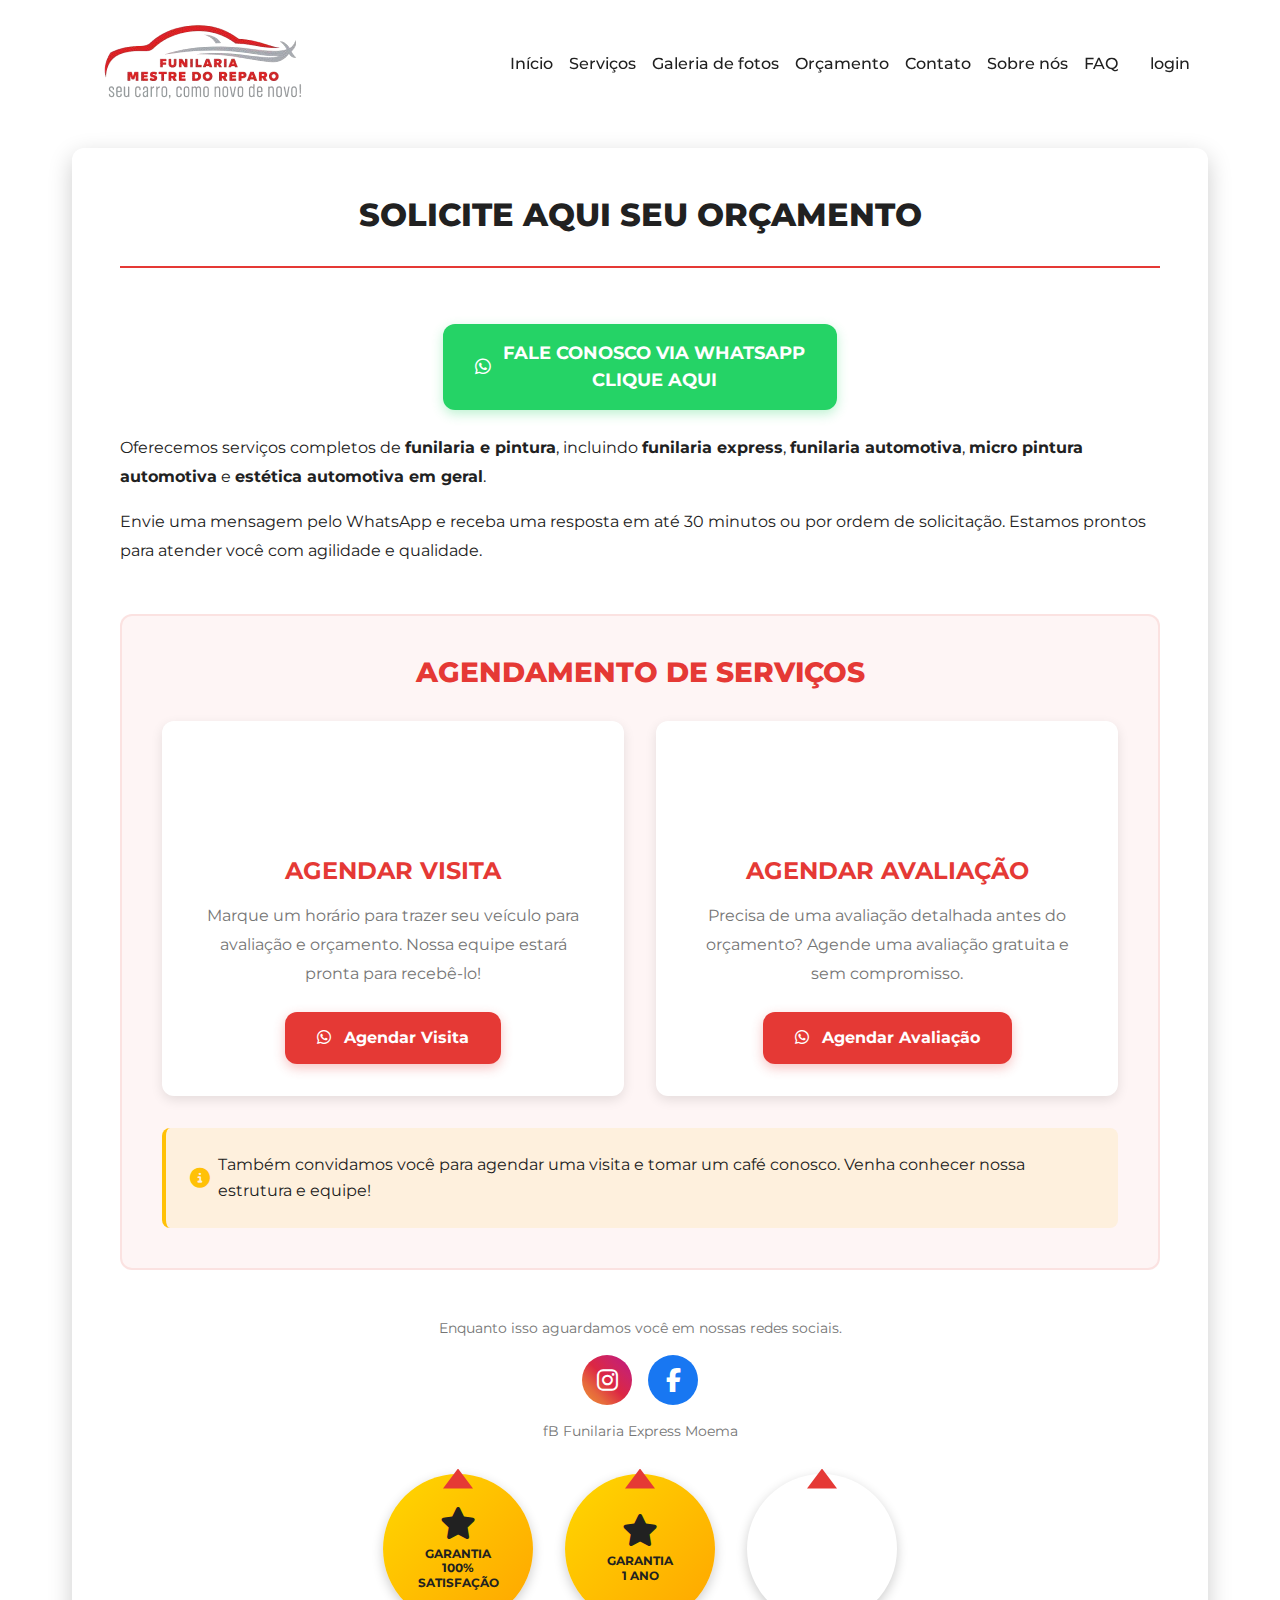
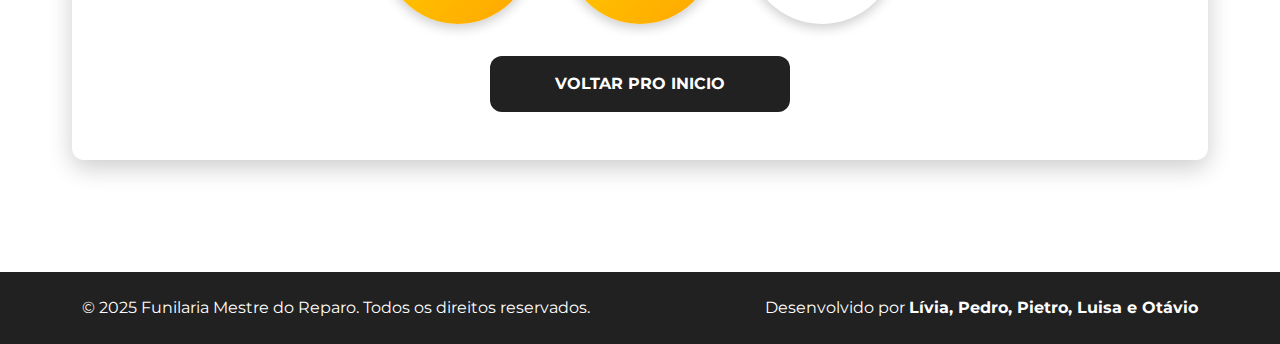
<file: orcamento.html>
<!DOCTYPE html>
<html lang="pt-BR">
<head>
    <meta charset="UTF-8">
    <meta name="viewport" content="width=device-width, initial-scale=1.0">
    <title>Orçamento - Funilaria Mestre do Reparo</title>
    <link href="public/img/favicon.png" rel="icon">
    
    <!-- Bootstrap CSS -->
    <link href="https://cdn.jsdelivr.net/npm/bootstrap@5.3.2/dist/css/bootstrap.min.css" rel="stylesheet">
    
    <!-- Google Fonts -->
    <link rel="preconnect" href="https://fonts.googleapis.com">
    <link rel="preconnect" href="https://fonts.gstatic.com" crossorigin>
    <link href="https://fonts.googleapis.com/css2?family=Montserrat:wght@400;500;600;700;800;900&family=Roboto:wght@400;500;700&display=swap" rel="stylesheet">
    
    <!-- Font Awesome Icons -->
    <link rel="stylesheet" href="https://cdnjs.cloudflare.com/ajax/libs/font-awesome/6.5.1/css/all.min.css">
    
    <!-- Custom CSS -->
    <link rel="stylesheet" href="styles.css">
    <link rel="stylesheet" href="css/orcamento.css">
</head>
<body>
    <!-- Header -->
    <header id="header" class="fixed-top">
        <nav class="navbar navbar-expand-lg">
            <div class="container">
                <a class="navbar-brand d-flex align-items-center" href="index.html">
                    <div class="logo-container">
                        <img src="public/img/logo.png" alt="Funilaria Mestre do Reparo" class="logo-img">
                    </div>
                </a>
                
                <button class="navbar-toggler" type="button" data-bs-toggle="collapse" data-bs-target="#navbarNav">
                    <span class="navbar-toggler-icon"></span>
                </button>
                
                <div class="collapse navbar-collapse" id="navbarNav">
                    <ul class="navbar-nav ms-auto align-items-center">
                        <li class="nav-item">
                            <a class="nav-link" href="index.html">Início</a>
                        </li>
                        <li class="nav-item">
                            <a class="nav-link" href="servicos.html">Serviços</a>
                        </li>
                        <li class="nav-item">
                            <a class="nav-link" href="galeria.html">Galeria de fotos</a>
                        </li>
                        <li class="nav-item">
                            <a class="nav-link" href="orcamento.html">Orçamento</a>
                        </li>
                        <li class="nav-item">
                            <a class="nav-link" href="contato.html">Contato</a>
                        </li>
                        <li class="nav-item">
                            <a class="nav-link" href="sobre.html">Sobre nós</a>
                        </li>
                        <li class="nav-item">
                            <a class="nav-link" href="faq.html">FAQ</a>
                        </li>
                        <li class="nav-item ms-lg-3">
                            <a class="nav-link login-link" href="registro.html">login</a>
                        </li>
                    </ul>
                </div>
            </div>
        </nav>
    </header>

    <!-- Quote Page -->
    <section class="quote-page">
        <div class="quote-container">
            <div class="quote-card">
                <div class="quote-header">
                    <h1>SOLICITE AQUI SEU ORÇAMENTO</h1>
                </div>
                
                <div class="text-center">
                    <a href="https://wa.me/5511910920790" target="_blank" class="whatsapp-button">
                        <i class="fab fa-whatsapp"></i>
                        FALE CONOSCO VIA WHATSAPP<br>
                        CLIQUE AQUI
                    </a>
                </div>
                
                <div class="quote-description">
                    <p>Oferecemos serviços completos de <strong>funilaria e pintura</strong>, incluindo <strong>funilaria express</strong>, <strong>funilaria automotiva</strong>, <strong>micro pintura automotiva</strong> e <strong>estética automotiva em geral</strong>.</p>
                    <p>Envie uma mensagem pelo WhatsApp e receba uma resposta em até 30 minutos ou por ordem de solicitação. Estamos prontos para atender você com agilidade e qualidade.</p>
                </div>
                
                <!-- Scheduling Section -->
                <div class="scheduling-section">
                    <h3 class="scheduling-title">Agendamento de Serviços</h3>
                    
                    <div class="scheduling-options">
                        <div class="scheduling-option">
                            <div class="scheduling-icon">
                                <i class="fas fa-calendar-check"></i>
                            </div>
                            <h4>Agendar Visita</h4>
                            <p>Marque um horário para trazer seu veículo para avaliação e orçamento. Nossa equipe estará pronta para recebê-lo!</p>
                            <a href="https://wa.me/5511910920790?text=Olá! Gostaria de agendar uma visita para avaliação do meu veículo." target="_blank" class="btn-schedule">
                                <i class="fab fa-whatsapp me-2"></i>
                                Agendar Visita
                            </a>
                        </div>
                        
                        <div class="scheduling-option">
                            <div class="scheduling-icon">
                                <i class="fas fa-clipboard-check"></i>
                            </div>
                            <h4>Agendar Avaliação</h4>
                            <p>Precisa de uma avaliação detalhada antes do orçamento? Agende uma avaliação gratuita e sem compromisso.</p>
                            <a href="https://wa.me/5511910920790?text=Olá! Gostaria de agendar uma avaliação gratuita do meu veículo." target="_blank" class="btn-schedule">
                                <i class="fab fa-whatsapp me-2"></i>
                                Agendar Avaliação
                            </a>
                        </div>
                    </div>
                    
                    <div class="scheduling-note">
                        <p><i class="fas fa-info-circle me-2"></i>Também convidamos você para agendar uma visita e tomar um café conosco. Venha conhecer nossa estrutura e equipe!</p>
                    </div>
                </div>
                
                <div class="social-links">
                    <p>Enquanto isso aguardamos você em nossas redes sociais.</p>
                    <div class="social-icons">
                        <a href="https://instagram.com" target="_blank" class="social-icon instagram">
                            <i class="fab fa-instagram"></i>
                        </a>
                        <a href="https://facebook.com" target="_blank" class="social-icon facebook">
                            <i class="fab fa-facebook-f"></i>
                        </a>
                    </div>
                    <p style="margin-top: 1rem; font-size: 0.85rem;">fB Funilaria Express Moema</p>
                </div>
                
                <div class="guarantee-badges">
                    <div class="guarantee-badge gold">
                        <i class="fas fa-star" style="font-size: 2rem; margin-bottom: 0.5rem;"></i>
                        <span>GARANTIA<br>100%<br>SATISFAÇÃO</span>
                    </div>
                    <div class="guarantee-badge gold">
                        <i class="fas fa-star" style="font-size: 2rem; margin-bottom: 0.5rem;"></i>
                        <span>GARANTIA<br>1 ANO</span>
                    </div>
                    <div class="guarantee-badge red">
                        <i class="fas fa-star" style="font-size: 2rem; margin-bottom: 0.5rem;"></i>
                        <span>100%<br>QUALIDADE</span>
                    </div>
                </div>
                
                <a href="index.html" class="btn-back">voltar pro inicio</a>
            </div>
        </div>
    </section>

    <!-- Footer -->
    <footer class="footer py-4">
        <div class="container">
            <div class="row align-items-center">
                <div class="col-md-6 text-center text-md-start mb-3 mb-md-0">
                    <p class="mb-0">&copy; 2025 Funilaria Mestre do Reparo. Todos os direitos reservados.</p>
                </div>
                <div class="col-md-6 text-center text-md-end">
                    <p class="mb-0">Desenvolvido por <strong>Lívia, Pedro, Pietro, Luisa e Otávio</strong></p>
                </div>
            </div>
        </div>
    </footer>

    <!-- Bootstrap JS -->
    <script src="https://cdn.jsdelivr.net/npm/bootstrap@5.3.2/dist/js/bootstrap.bundle.min.js"></script>
    <script src="script.js"></script>
</body>
</html>
</file>
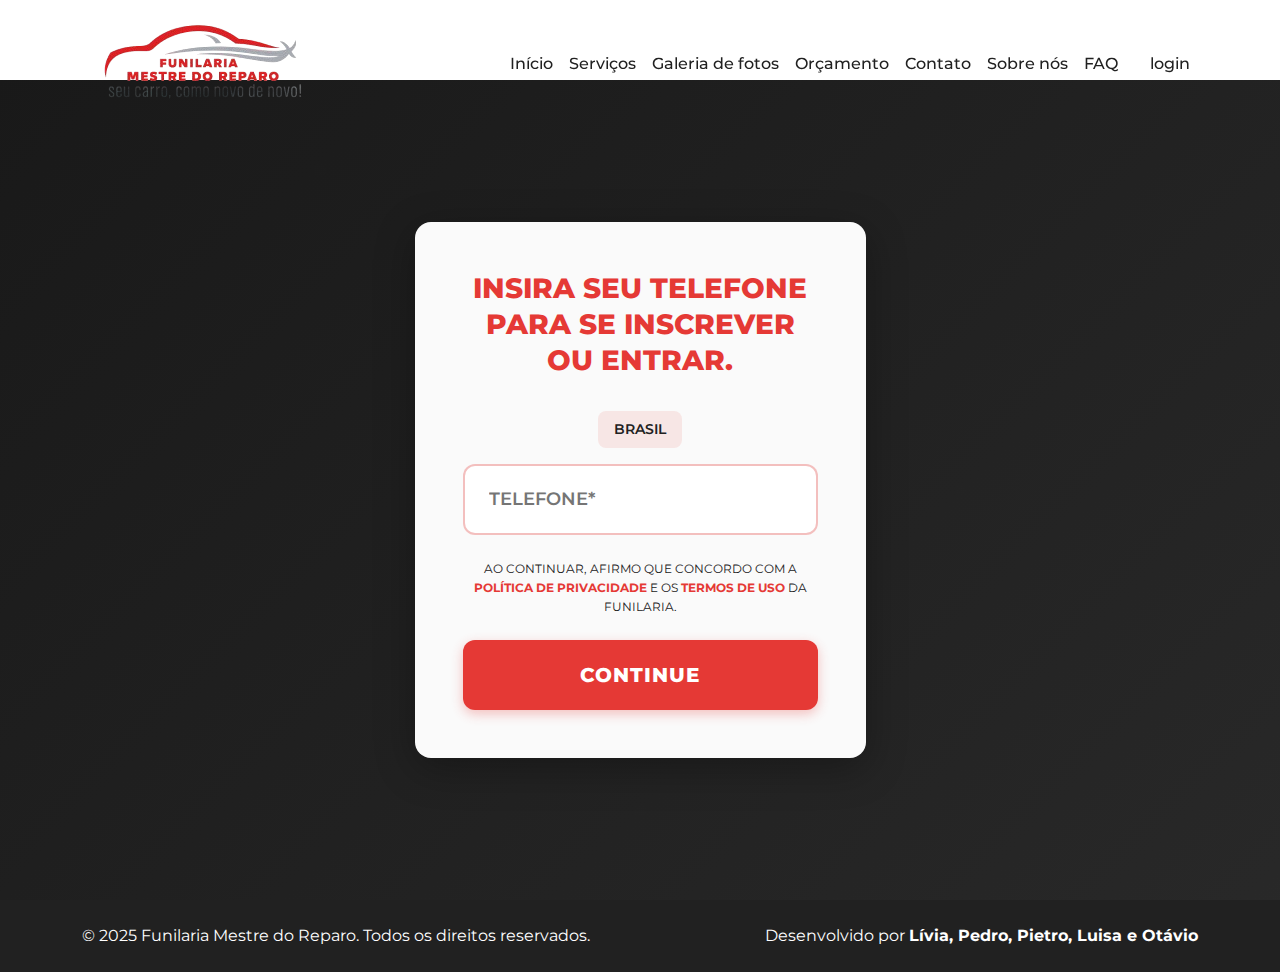
<file: registro.html>
<!DOCTYPE html>
<html lang="pt-BR">
<head>
    <meta charset="UTF-8">
    <meta name="viewport" content="width=device-width, initial-scale=1.0">
    <title>Registro - Funilaria Mestre do Reparo</title>
    <link href="public/img/favicon.png" rel="icon">
    
    <!-- Bootstrap CSS -->
    <link href="https://cdn.jsdelivr.net/npm/bootstrap@5.3.2/dist/css/bootstrap.min.css" rel="stylesheet">
    
    <!-- Google Fonts -->
    <link rel="preconnect" href="https://fonts.googleapis.com">
    <link rel="preconnect" href="https://fonts.gstatic.com" crossorigin>
    <link href="https://fonts.googleapis.com/css2?family=Montserrat:wght@400;500;600;700;800;900&family=Roboto:wght@400;500;700&display=swap" rel="stylesheet">
    
    <!-- Font Awesome Icons -->
    <link rel="stylesheet" href="https://cdnjs.cloudflare.com/ajax/libs/font-awesome/6.5.1/css/all.min.css">
    
    <!-- Custom CSS -->
    <link rel="stylesheet" href="styles.css">
    <link rel="stylesheet" href="css/registro.css">
</head>
<body>
    <!-- Header -->
    <header id="header" class="fixed-top">
        <nav class="navbar navbar-expand-lg">
            <div class="container">
                <a class="navbar-brand d-flex align-items-center" href="index.html">
                    <div class="logo-container">
                        <img src="public/img/logo.png" alt="Funilaria Mestre do Reparo" class="logo-img">
                    </div>
                </a>
                
                <button class="navbar-toggler" type="button" data-bs-toggle="collapse" data-bs-target="#navbarNav">
                    <span class="navbar-toggler-icon"></span>
                </button>
                
                <div class="collapse navbar-collapse" id="navbarNav">
                    <ul class="navbar-nav ms-auto align-items-center">
                        <li class="nav-item">
                            <a class="nav-link" href="index.html">Início</a>
                        </li>
                        <li class="nav-item">
                            <a class="nav-link" href="servicos.html">Serviços</a>
                        </li>
                        <li class="nav-item">
                            <a class="nav-link" href="galeria.html">Galeria de fotos</a>
                        </li>
                        <li class="nav-item">
                            <a class="nav-link" href="orcamento.html">Orçamento</a>
                        </li>
                        <li class="nav-item">
                            <a class="nav-link" href="contato.html">Contato</a>
                        </li>
                        <li class="nav-item">
                            <a class="nav-link" href="sobre.html">Sobre nós</a>
                        </li>
                        <li class="nav-item">
                            <a class="nav-link" href="faq.html">FAQ</a>
                        </li>
                        <li class="nav-item ms-lg-3">
                            <a class="nav-link login-link" href="registro.html">login</a>
                        </li>
                    </ul>
                </div>
            </div>
        </nav>
    </header>

    <!-- Registration Page -->
    <section class="registration-page">
        <div class="registration-overlay"></div>
        <div class="container">
            <div class="row justify-content-center">
                <div class="col-lg-5">
                    <div class="registration-content">
                        <h2 class="registration-title">INSIRA SEU TELEFONE PARA SE INSCREVER OU ENTRAR.</h2>
                        <form id="phoneForm" class="phone-form">
                            <div class="country-selector mb-3">
                                <span class="country-label">BRASIL</span>
                            </div>
                            <div class="form-group mb-4">
                                <input type="tel" class="form-control phone-input" id="phone" placeholder="TELEFONE*" required>
                            </div>
                            <div class="consent-text mb-4">
                                <p>AO CONTINUAR, AFIRMO QUE CONCORDO COM A <strong>POLÍTICA DE PRIVACIDADE</strong> E OS <strong>TERMOS DE USO</strong> DA FUNILARIA.</p>
                            </div>
                            <button type="submit" class="btn-continue">
                                CONTINUE
                            </button>
                        </form>
                    </div>
                </div>
            </div>
        </div>
    </section>

    <!-- Footer -->
    <footer class="footer py-4">
        <div class="container">
            <div class="row align-items-center">
                <div class="col-md-6 text-center text-md-start mb-3 mb-md-0">
                    <p class="mb-0">&copy; 2025 Funilaria Mestre do Reparo. Todos os direitos reservados.</p>
                </div>
                <div class="col-md-6 text-center text-md-end">
                    <p class="mb-0">Desenvolvido por <strong>Lívia, Pedro, Pietro, Luisa e Otávio</strong></p>
                </div>
            </div>
        </div>
    </footer>

    <!-- Bootstrap JS -->
    <script src="https://cdn.jsdelivr.net/npm/bootstrap@5.3.2/dist/js/bootstrap.bundle.min.js"></script>
    <script src="script.js"></script>
    <script>
        // Phone form submission
        document.getElementById('phoneForm').addEventListener('submit', function(e) {
            e.preventDefault();
            const phone = document.getElementById('phone').value;
            // Redirect to login page with phone number
            window.location.href = `login.html?phone=${encodeURIComponent(phone)}`;
        });
    </script>
</body>
</html>
</file>
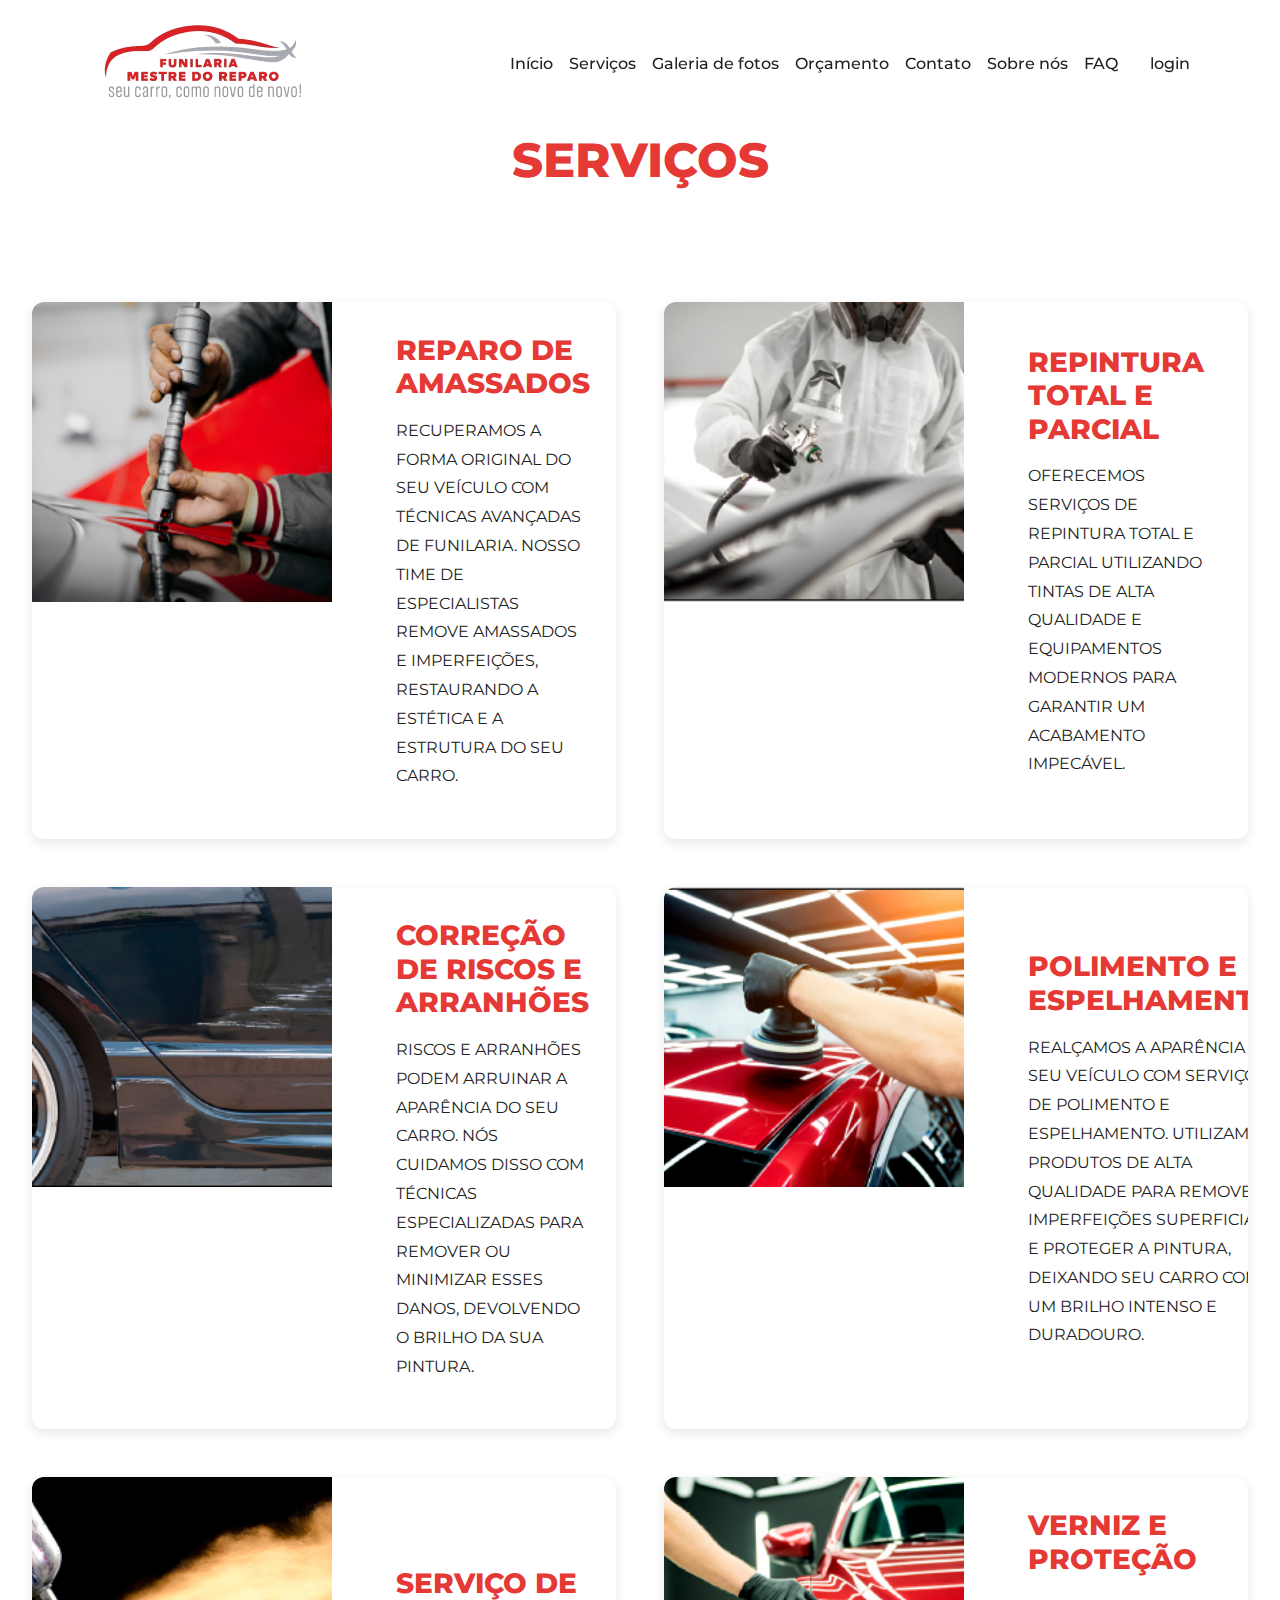
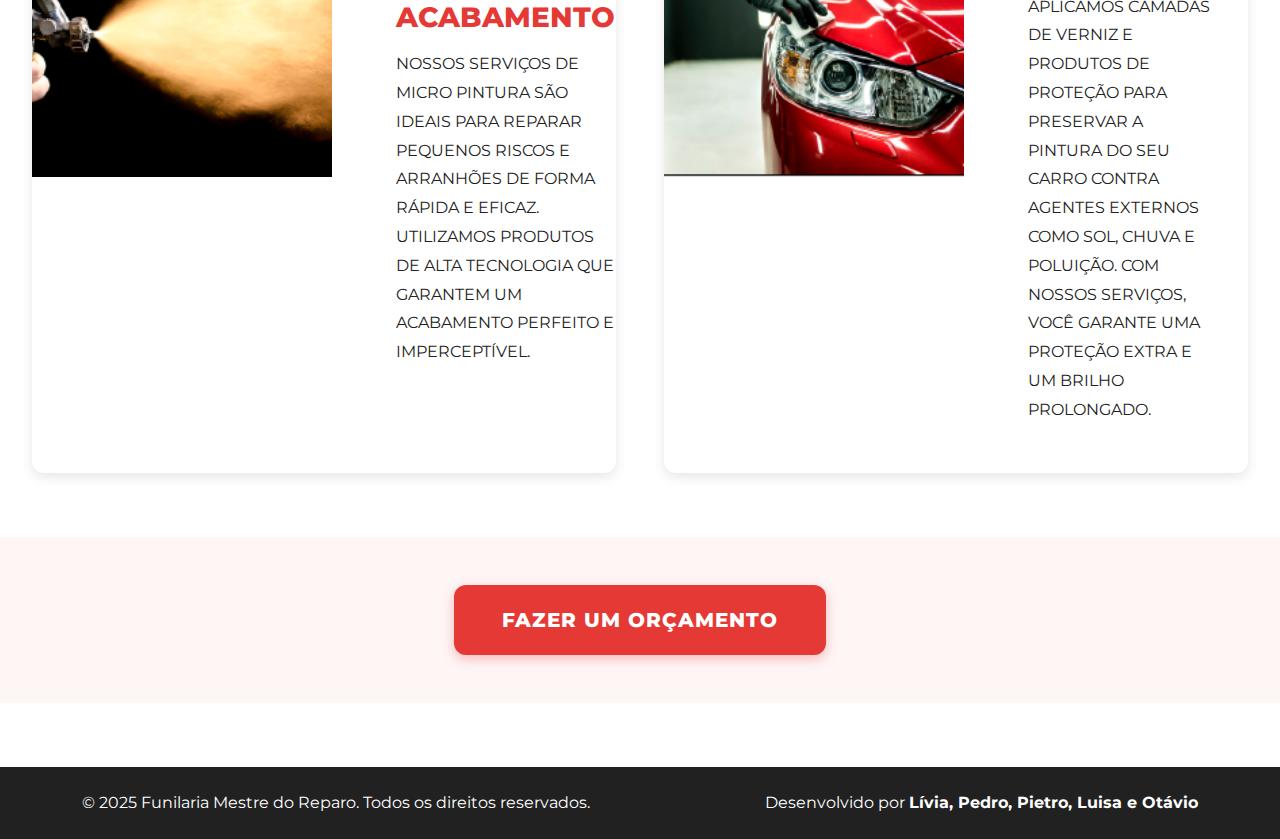
<file: servicos.html>
<!DOCTYPE html>
<html lang="pt-BR">
<head>
    <meta charset="UTF-8">
    <meta name="viewport" content="width=device-width, initial-scale=1.0">
    <title>Serviços - Funilaria Mestre do Reparo</title>
    
    <!-- Bootstrap CSS -->
    <link href="https://cdn.jsdelivr.net/npm/bootstrap@5.3.2/dist/css/bootstrap.min.css" rel="stylesheet">
    
    <!-- Google Fonts -->
    <link rel="preconnect" href="https://fonts.googleapis.com">
    <link rel="preconnect" href="https://fonts.gstatic.com" crossorigin>
    <link href="https://fonts.googleapis.com/css2?family=Montserrat:wght@400;500;600;700;800;900&family=Roboto:wght@400;500;700&display=swap" rel="stylesheet">
    
    <!-- Font Awesome Icons -->
    <link rel="stylesheet" href="https://cdnjs.cloudflare.com/ajax/libs/font-awesome/6.5.1/css/all.min.css">
    
    <!-- Custom CSS -->
    <link rel="stylesheet" href="styles.css">
    <link rel="stylesheet" href="css/servicos.css">
</head>
<body>
    <!-- Header -->
    <header id="header" class="fixed-top">
        <nav class="navbar navbar-expand-lg">
            <div class="container">
                <a class="navbar-brand d-flex align-items-center" href="index.html">
                    <div class="logo-container">
                        <img src="public/img/logo.png" alt="Funilaria Mestre do Reparo" class="logo-img">
                    </div>
                </a>
                
                <button class="navbar-toggler" type="button" data-bs-toggle="collapse" data-bs-target="#navbarNav">
                    <span class="navbar-toggler-icon"></span>
                </button>
                
                <div class="collapse navbar-collapse" id="navbarNav">
                    <ul class="navbar-nav ms-auto align-items-center">
                        <li class="nav-item">
                            <a class="nav-link" href="index.html">Início</a>
                        </li>
                        <li class="nav-item">
                            <a class="nav-link" href="servicos.html">Serviços</a>
                        </li>
                        <li class="nav-item">
                            <a class="nav-link" href="galeria.html">Galeria de fotos</a>
                        </li>
                        <li class="nav-item">
                            <a class="nav-link" href="orcamento.html">Orçamento</a>
                        </li>
                        <li class="nav-item">
                            <a class="nav-link" href="contato.html">Contato</a>
                        </li>
                        <li class="nav-item">
                            <a class="nav-link" href="sobre.html">Sobre nós</a>
                        </li>
                        <li class="nav-item">
                            <a class="nav-link" href="faq.html">FAQ</a>
                        </li>
                        <li class="nav-item ms-lg-3">
                            <a class="nav-link login-link" href="registro.html">login</a>
                        </li>
                    </ul>
                </div>
            </div>
        </nav>
    </header>

    <!-- Services Page -->
    <section class="services-page">
        <div class="services-header">
            <h1>SERVIÇOS</h1>
        </div>
        
        <div class="service-grid">
            <div class="service-item">
                <div class="service-image">
                    <img src="https://images.unsplash.com/photo-1626293850103-4d2e1e5c7a1b?w=800&h=600&fit=crop" alt="Reparo de Amassados" onerror="this.src='public/img/reparo de amasso.PNG'; this.onerror=null;">
                </div>
                <div class="service-content">
                    <h2>REPARO DE AMASSADOS</h2>
                    <p>RECUPERAMOS A FORMA ORIGINAL DO SEU VEÍCULO COM TÉCNICAS AVANÇADAS DE FUNILARIA. NOSSO TIME DE ESPECIALISTAS REMOVE AMASSADOS E IMPERFEIÇÕES, RESTAURANDO A ESTÉTICA E A ESTRUTURA DO SEU CARRO.</p>
                </div>
            </div>
            
            <div class="service-item">
                <div class="service-image">
                    <img src="https://images.unsplash.com/photo-1503376780353-7e6692767b70?w=800&h=600&fit=crop" alt="Repintura Total e Parcial" onerror="this.src='public/img/repintura total e parcial.PNG'; this.onerror=null;">
                </div>
                <div class="service-content">
                    <h2>REPINTURA TOTAL E PARCIAL</h2>
                    <p>OFERECEMOS SERVIÇOS DE REPINTURA TOTAL E PARCIAL UTILIZANDO TINTAS DE ALTA QUALIDADE E EQUIPAMENTOS MODERNOS PARA GARANTIR UM ACABAMENTO IMPECÁVEL.</p>
                </div>
            </div>
            
            <div class="service-item">
                <div class="service-image">
                    <img src="https://images.unsplash.com/photo-1558618666-fcd25c85cd64?w=800&h=600&fit=crop" alt="Correção de Riscos e Arranhões" onerror="this.src='public/img/correção de riscos e arranhões.PNG'; this.onerror=null;">
                </div>
                <div class="service-content">
                    <h2>CORREÇÃO DE RISCOS E ARRANHÕES</h2>
                    <p>RISCOS E ARRANHÕES PODEM ARRUINAR A APARÊNCIA DO SEU CARRO. NÓS CUIDAMOS DISSO COM TÉCNICAS ESPECIALIZADAS PARA REMOVER OU MINIMIZAR ESSES DANOS, DEVOLVENDO O BRILHO DA SUA PINTURA.</p>
                </div>
            </div>
            
            <div class="service-item">
                <div class="service-image">
                    <img src="https://images.unsplash.com/photo-1605559424843-9e4c228bf1c2?w=800&h=600&fit=crop" alt="Polimento e Espelhamento" onerror="this.src='public/img/polimento e espelhamento.PNG'; this.onerror=null;">
                </div>
                <div class="service-content">
                    <h2>POLIMENTO E ESPELHAMENTO</h2>
                    <p>REALÇAMOS A APARÊNCIA DO SEU VEÍCULO COM SERVIÇOS DE POLIMENTO E ESPELHAMENTO. UTILIZAMOS PRODUTOS DE ALTA QUALIDADE PARA REMOVER IMPERFEIÇÕES SUPERFICIAIS E PROTEGER A PINTURA, DEIXANDO SEU CARRO COM UM BRILHO INTENSO E DURADOURO.</p>
                </div>
            </div>
            
            <div class="service-item">
                <div class="service-image">
                    <img src="https://images.unsplash.com/photo-1492144534655-ae79c964c9d7?w=800&h=600&fit=crop" alt="Serviço de Acabamento" onerror="this.src='public/img/acabamento.PNG'; this.onerror=null;">
                </div>
                <div class="service-content">
                    <h2>SERVIÇO DE ACABAMENTO</h2>
                    <p>NOSSOS SERVIÇOS DE MICRO PINTURA SÃO IDEAIS PARA REPARAR PEQUENOS RISCOS E ARRANHÕES DE FORMA RÁPIDA E EFICAZ. UTILIZAMOS PRODUTOS DE ALTA TECNOLOGIA QUE GARANTEM UM ACABAMENTO PERFEITO E IMPERCEPTÍVEL.</p>
                </div>
            </div>
            
            <div class="service-item">
                <div class="service-image">
                    <img src="https://images.unsplash.com/photo-1601362840469-51e4d8d58785?w=800&h=600&fit=crop" alt="Verniz e Proteção" onerror="this.src='public/img/verniz e proteção.PNG'; this.onerror=null;">
                </div>
                <div class="service-content">
                    <h2>VERNIZ E PROTEÇÃO</h2>
                    <p>APLICAMOS CAMADAS DE VERNIZ E PRODUTOS DE PROTEÇÃO PARA PRESERVAR A PINTURA DO SEU CARRO CONTRA AGENTES EXTERNOS COMO SOL, CHUVA E POLUIÇÃO. COM NOSSOS SERVIÇOS, VOCÊ GARANTE UMA PROTEÇÃO EXTRA E UM BRILHO PROLONGADO.</p>
                </div>
            </div>
        </div>
        
        <div class="quote-button-container">
            <a href="orcamento.html" class="btn-quote">FAZER UM ORÇAMENTO</a>
        </div>
    </section>

    <!-- Footer -->
    <footer class="footer py-4">
        <div class="container">
            <div class="row align-items-center">
                <div class="col-md-6 text-center text-md-start mb-3 mb-md-0">
                    <p class="mb-0">&copy; 2025 Funilaria Mestre do Reparo. Todos os direitos reservados.</p>
                </div>
                <div class="col-md-6 text-center text-md-end">
                    <p class="mb-0">Desenvolvido por <strong>Lívia, Pedro, Pietro, Luisa e Otávio</strong></p>
                </div>
            </div>
        </div>
    </footer>

    <!-- Bootstrap JS -->
    <script src="https://cdn.jsdelivr.net/npm/bootstrap@5.3.2/dist/js/bootstrap.bundle.min.js"></script>
    <script src="script.js"></script>
</body>
</html>
</file>
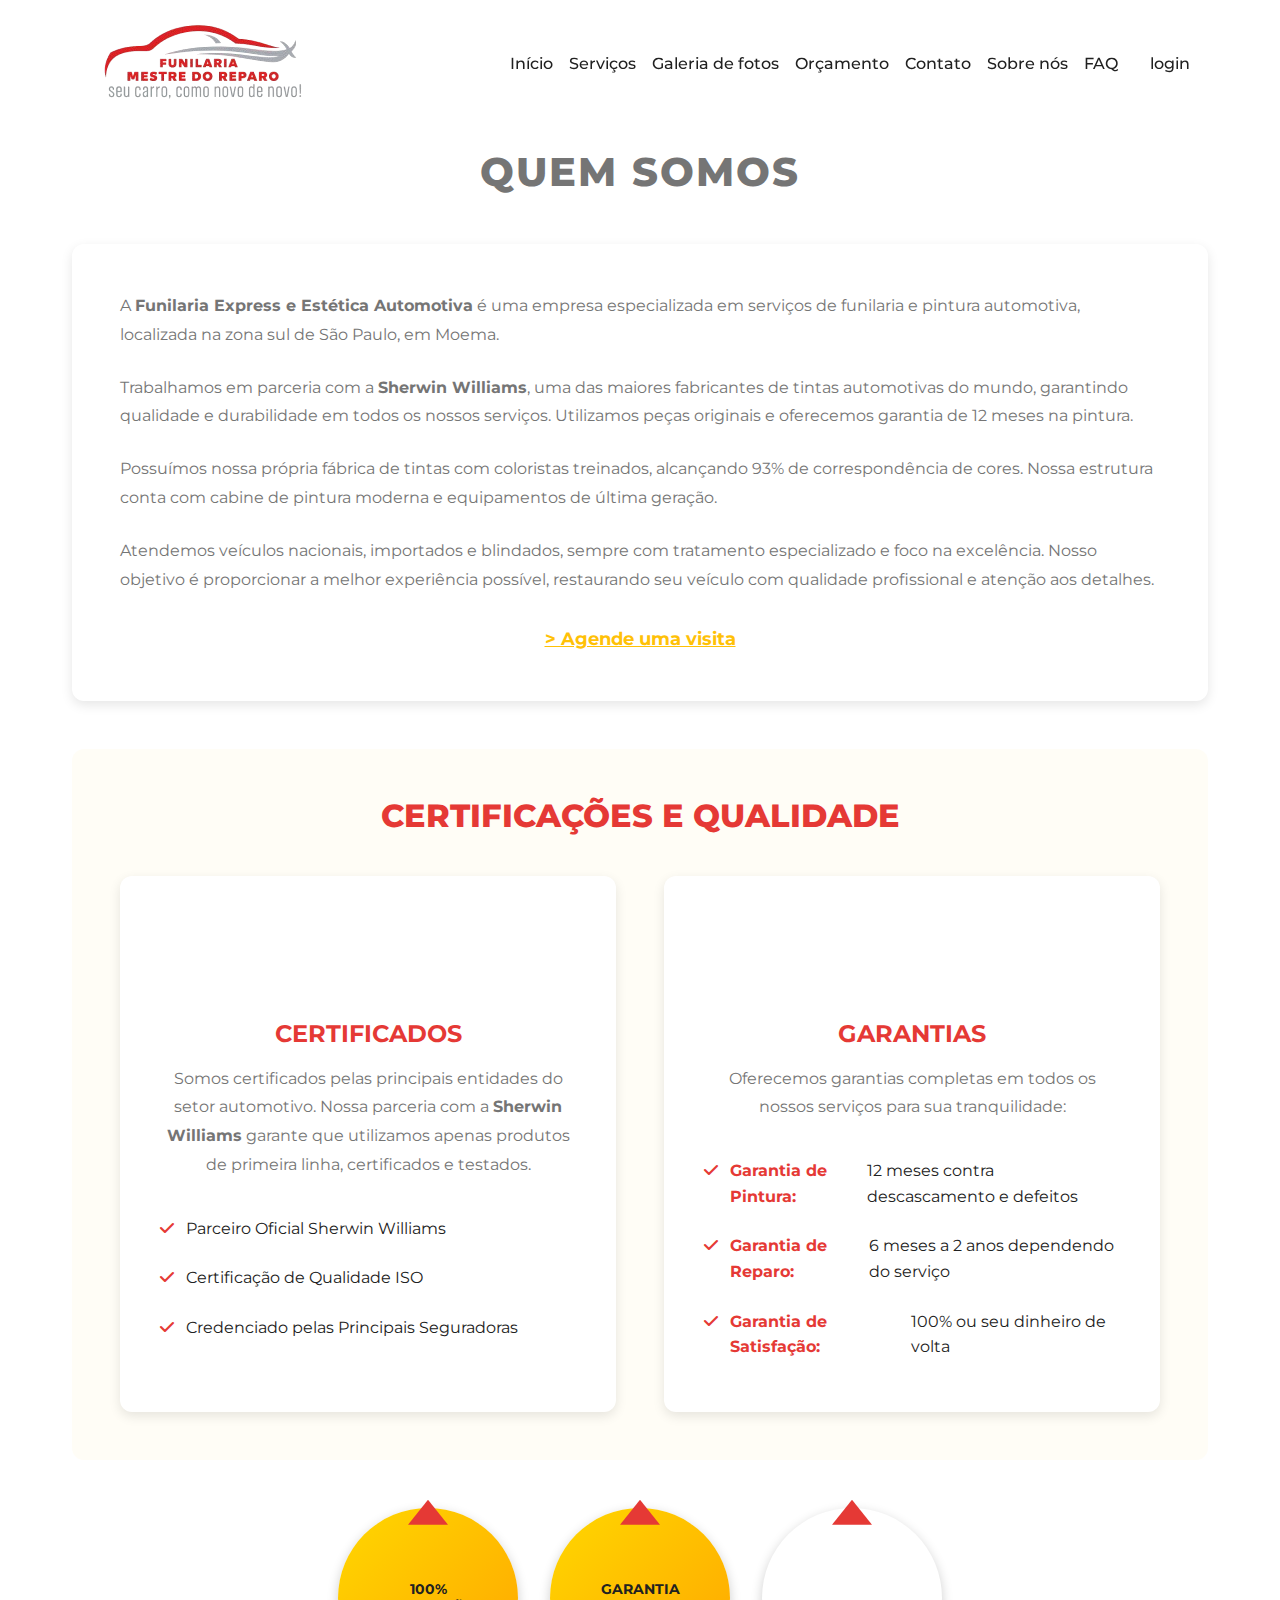
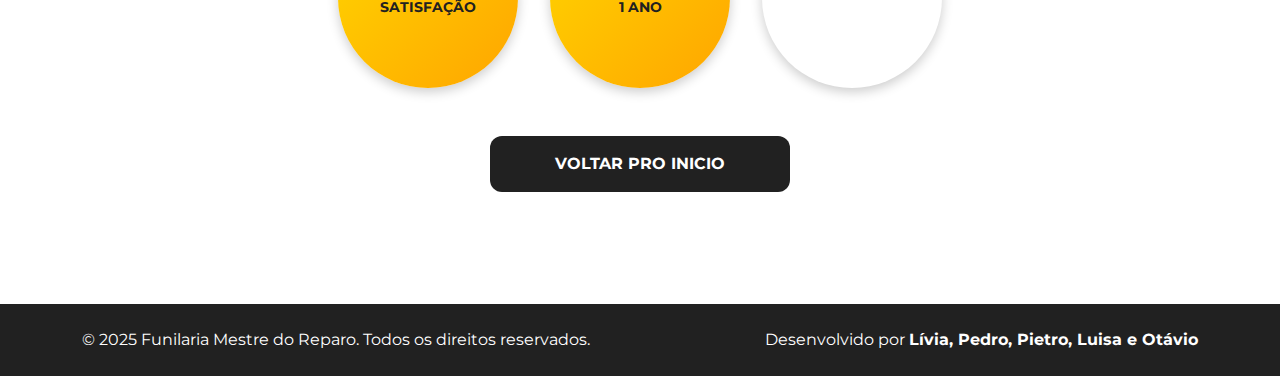
<file: sobre.html>
<!DOCTYPE html>
<html lang="pt-BR">
<head>
    <meta charset="UTF-8">
    <meta name="viewport" content="width=device-width, initial-scale=1.0">
    <title>Sobre Nós - Funilaria Mestre do Reparo</title>
    
    <!-- Bootstrap CSS -->
    <link href="https://cdn.jsdelivr.net/npm/bootstrap@5.3.2/dist/css/bootstrap.min.css" rel="stylesheet">
    
    <!-- Google Fonts -->
    <link rel="preconnect" href="https://fonts.googleapis.com">
    <link rel="preconnect" href="https://fonts.gstatic.com" crossorigin>
    <link href="https://fonts.googleapis.com/css2?family=Montserrat:wght@400;500;600;700;800;900&family=Roboto:wght@400;500;700&display=swap" rel="stylesheet">
    
    <!-- Font Awesome Icons -->
    <link rel="stylesheet" href="https://cdnjs.cloudflare.com/ajax/libs/font-awesome/6.5.1/css/all.min.css">
    
    <!-- Custom CSS -->
    <link rel="stylesheet" href="styles.css">
    <link rel="stylesheet" href="css/sobre.css">
</head>
<body>
    <!-- Header -->
    <header id="header" class="fixed-top">
        <nav class="navbar navbar-expand-lg">
            <div class="container">
                <a class="navbar-brand d-flex align-items-center" href="index.html">
                    <div class="logo-container">
                        <img src="public/img/logo.png" alt="Funilaria Mestre do Reparo" class="logo-img">
                    </div>
                </a>
                
                <button class="navbar-toggler" type="button" data-bs-toggle="collapse" data-bs-target="#navbarNav">
                    <span class="navbar-toggler-icon"></span>
                </button>
                
                <div class="collapse navbar-collapse" id="navbarNav">
                    <ul class="navbar-nav ms-auto align-items-center">
                        <li class="nav-item">
                            <a class="nav-link" href="index.html">Início</a>
                        </li>
                        <li class="nav-item">
                            <a class="nav-link" href="servicos.html">Serviços</a>
                        </li>
                        <li class="nav-item">
                            <a class="nav-link" href="galeria.html">Galeria de fotos</a>
                        </li>
                        <li class="nav-item">
                            <a class="nav-link" href="orcamento.html">Orçamento</a>
                        </li>
                        <li class="nav-item">
                            <a class="nav-link" href="contato.html">Contato</a>
                        </li>
                        <li class="nav-item">
                            <a class="nav-link" href="sobre.html">Sobre nós</a>
                        </li>
                        <li class="nav-item">
                            <a class="nav-link" href="faq.html">FAQ</a>
                        </li>
                        <li class="nav-item ms-lg-3">
                            <a class="nav-link login-link" href="registro.html">login</a>
                        </li>
                    </ul>
                </div>
            </div>
        </nav>
    </header>

    <!-- About Page -->
    <section class="about-page">
        <div class="about-container">
            <div class="about-header">
                <h1>QUEM SOMOS</h1>
            </div>
            
            <div class="about-content">
                <p>A <strong>Funilaria Express e Estética Automotiva</strong> é uma empresa especializada em serviços de funilaria e pintura automotiva, localizada na zona sul de São Paulo, em Moema.</p>
                
                <p>Trabalhamos em parceria com a <strong>Sherwin Williams</strong>, uma das maiores fabricantes de tintas automotivas do mundo, garantindo qualidade e durabilidade em todos os nossos serviços. Utilizamos peças originais e oferecemos garantia de 12 meses na pintura.</p>
                
                <p>Possuímos nossa própria fábrica de tintas com coloristas treinados, alcançando 93% de correspondência de cores. Nossa estrutura conta com cabine de pintura moderna e equipamentos de última geração.</p>
                
                <p>Atendemos veículos nacionais, importados e blindados, sempre com tratamento especializado e foco na excelência. Nosso objetivo é proporcionar a melhor experiência possível, restaurando seu veículo com qualidade profissional e atenção aos detalhes.</p>
                
                <div class="about-cta">
                    <a href="contato.html">&gt; Agende uma visita</a>
                </div>
            </div>
            
            <!-- Certifications Section -->
            <div class="certifications-section">
                <h2 class="certifications-title">Certificações e Qualidade</h2>
                <div class="certifications-content">
                    <div class="certification-item">
                        <div class="cert-icon">
                            <i class="fas fa-certificate"></i>
                        </div>
                        <h3>Certificados</h3>
                        <p>Somos certificados pelas principais entidades do setor automotivo. Nossa parceria com a <strong>Sherwin Williams</strong> garante que utilizamos apenas produtos de primeira linha, certificados e testados.</p>
                        <ul class="cert-list">
                            <li><i class="fas fa-check"></i> Parceiro Oficial Sherwin Williams</li>
                            <li><i class="fas fa-check"></i> Certificação de Qualidade ISO</li>
                            <li><i class="fas fa-check"></i> Credenciado pelas Principais Seguradoras</li>
                        </ul>
                    </div>
                    
                    <div class="certification-item">
                        <div class="cert-icon">
                            <i class="fas fa-shield-halved"></i>
                        </div>
                        <h3>Garantias</h3>
                        <p>Oferecemos garantias completas em todos os nossos serviços para sua tranquilidade:</p>
                        <ul class="cert-list">
                            <li><i class="fas fa-check"></i> <strong>Garantia de Pintura:</strong> 12 meses contra descascamento e defeitos</li>
                            <li><i class="fas fa-check"></i> <strong>Garantia de Reparo:</strong> 6 meses a 2 anos dependendo do serviço</li>
                            <li><i class="fas fa-check"></i> <strong>Garantia de Satisfação:</strong> 100% ou seu dinheiro de volta</li>
                        </ul>
                    </div>
                </div>
            </div>
            
            <div class="guarantee-badges-about">
                <div class="guarantee-badge-about">
                    <span>100%<br>SATISFAÇÃO</span>
                </div>
                <div class="guarantee-badge-about">
                    <span>GARANTIA<br>1 ANO</span>
                </div>
                <div class="guarantee-badge-about red">
                    <span>100%<br>QUALIDADE</span>
                </div>
            </div>
            
            <a href="index.html" class="btn-back">voltar pro inicio</a>
        </div>
    </section>

    <!-- Footer -->
    <footer class="footer py-4">
        <div class="container">
            <div class="row align-items-center">
                <div class="col-md-6 text-center text-md-start mb-3 mb-md-0">
                    <p class="mb-0">&copy; 2025 Funilaria Mestre do Reparo. Todos os direitos reservados.</p>
                </div>
                <div class="col-md-6 text-center text-md-end">
                    <p class="mb-0">Desenvolvido por <strong>Lívia, Pedro, Pietro, Luisa e Otávio</strong></p>
                </div>
            </div>
        </div>
    </footer>

    <!-- Bootstrap JS -->
    <script src="https://cdn.jsdelivr.net/npm/bootstrap@5.3.2/dist/js/bootstrap.bundle.min.js"></script>
    <script src="script.js"></script>
</body>
</html>
</file>
<file: styles.css>
/* Global Styles */
* {
  margin: 0;
  padding: 0;
  box-sizing: border-box;
}

:root {
  --primary-color: #e53935;
  --secondary-color: #9e9e9e;
  --light-bg: #fff8e1;
  --white: #ffffff;
  --dark: #212121;
  --text-muted: #757575;
}

body {
  font-family: "Montserrat", sans-serif;
  color: var(--dark);
  background-color: var(--white);
  overflow-x: hidden;
}

html {
  scroll-behavior: smooth;
}

/* Header Styles */
#header {
  transition: all 0.3s ease;
  background-color: transparent;
}

#header.scrolled {
  background-color: rgba(255, 255, 255, 0.95);
  backdrop-filter: blur(10px);
  box-shadow: 0 2px 10px rgba(0, 0, 0, 0.1);
}

.navbar {
  padding: 1rem 0;
}

.logo-circle {
  width: 48px;
  height: 48px;
  background-color: var(--primary-color);
  border-radius: 50%;
  display: flex;
  align-items: center;
  justify-content: center;
}

.logo-circle span {
  color: var(--white);
  font-weight: 700;
  font-size: 1.25rem;
}

.brand-title {
  font-size: 1.125rem;
  font-weight: 700;
  line-height: 1.2;
}

.brand-subtitle {
  font-size: 0.875rem;
  color: var(--text-muted);
}

.nav-link {
  font-weight: 500;
  color: var(--dark);
  transition: color 0.3s ease;
  padding: 0.5rem 1rem;
}

.nav-link:hover {
  color: var(--primary-color);
}

/* Button Styles */
.btn-primary {
  background-color: var(--primary-color);
  border-color: var(--primary-color);
  color: var(--white);
  font-weight: 600;
  padding: 0.625rem 1.5rem;
  transition: all 0.3s ease;
}

.btn-primary:hover {
  background-color: #c62828;
  border-color: #c62828;
  transform: translateY(-2px);
  box-shadow: 0 4px 12px rgba(229, 57, 53, 0.3);
}

.btn-outline-primary {
  border-color: var(--primary-color);
  color: var(--primary-color);
  font-weight: 600;
  padding: 0.625rem 1.5rem;
  transition: all 0.3s ease;
}

.btn-outline-primary:hover {
  background-color: var(--primary-color);
  border-color: var(--primary-color);
  color: var(--white);
}

/* Hero Section */
.hero-section {
  min-height: 100vh;
  display: flex;
  align-items: center;
  justify-content: center;
  background: linear-gradient(135deg, var(--white) 0%, var(--light-bg) 100%);
  padding-top: 100px;
  position: relative;
}

.hero-logo {
  width: 128px;
  height: 128px;
  background-color: var(--primary-color);
  border-radius: 50%;
  display: inline-flex;
  align-items: center;
  justify-content: center;
  box-shadow: 0 10px 40px rgba(229, 57, 53, 0.3);
}

.hero-logo span {
  color: var(--white);
  font-weight: 700;
  font-size: 3rem;
}

.hero-title {
  font-size: 3.5rem;
  font-weight: 800;
  line-height: 1.2;
}

.hero-subtitle {
  font-size: 1.25rem;
  color: var(--text-muted);
  max-width: 700px;
  margin: 0 auto;
}

.scroll-indicator {
  position: absolute;
  bottom: 2rem;
  left: 50%;
  transform: translateX(-50%);
  animation: bounce 2s infinite;
}

.mouse {
  width: 24px;
  height: 40px;
  border: 2px solid var(--text-muted);
  border-radius: 20px;
  display: flex;
  align-items: flex-start;
  justify-content: center;
  padding: 8px;
}

.mouse::before {
  content: "";
  width: 6px;
  height: 6px;
  background-color: var(--text-muted);
  border-radius: 50%;
}

@keyframes bounce {
  0%,
  20%,
  50%,
  80%,
  100% {
    transform: translateX(-50%) translateY(0);
  }
  40% {
    transform: translateX(-50%) translateY(-10px);
  }
  60% {
    transform: translateX(-50%) translateY(-5px);
  }
}

/* Section Styles */
.section-title {
  font-size: 2.5rem;
  font-weight: 700;
  margin-bottom: 1rem;
}

.section-subtitle {
  font-size: 1.125rem;
  color: var(--text-muted);
  max-width: 700px;
  margin: 0 auto;
}

/* Services Section */
.services-section {
  background-color: rgba(255, 248, 225, 0.3);
  padding: 6rem 0;
}

.service-card {
  background: var(--white);
  border-radius: 12px;
  padding: 2rem;
  height: 100%;
  transition: all 0.3s ease;
  border: 1px solid rgba(0, 0, 0, 0.05);
}

.service-card:hover {
  transform: translateY(-8px);
  box-shadow: 0 10px 30px rgba(0, 0, 0, 0.1);
}

.service-icon {
  width: 56px;
  height: 56px;
  background-color: rgba(229, 57, 53, 0.1);
  border-radius: 12px;
  display: flex;
  align-items: center;
  justify-content: center;
  margin-bottom: 1.5rem;
  transition: all 0.3s ease;
}

.service-card:hover .service-icon {
  background-color: var(--primary-color);
  transform: scale(1.1);
}

.service-icon i {
  font-size: 1.75rem;
  color: var(--primary-color);
  transition: color 0.3s ease;
}

.service-card:hover .service-icon i {
  color: var(--white);
}

.service-title {
  font-size: 1.25rem;
  font-weight: 700;
  margin-bottom: 1rem;
}

.service-description {
  color: var(--text-muted);
  font-size: 0.875rem;
  line-height: 1.6;
}

/* Gallery Section */
.gallery-section {
  padding: 6rem 0;
}

.gallery-card {
  background: var(--white);
  border-radius: 12px;
  overflow: hidden;
  box-shadow: 0 4px 12px rgba(0, 0, 0, 0.1);
  transition: transform 0.3s ease;
}

.gallery-card:hover {
  transform: translateY(-5px);
}

.gallery-images {
  display: grid;
  grid-template-columns: 1fr 1fr;
}

.gallery-image-wrapper {
  position: relative;
}

.gallery-image {
  width: 100%;
  height: 250px;
  object-fit: cover;
}

.badge {
  position: absolute;
  padding: 0.375rem 0.75rem;
  border-radius: 20px;
  font-size: 0.75rem;
  font-weight: 700;
}

.badge-before {
  top: 0.5rem;
  left: 0.5rem;
  background-color: #f44336;
  color: var(--white);
}

.badge-after {
  top: 0.5rem;
  right: 0.5rem;
  background-color: var(--primary-color);
  color: var(--white);
}

.gallery-title {
  padding: 1rem;
  text-align: center;
  font-weight: 700;
}

/* Testimonials */
.testimonials-section {
  margin-top: 3rem;
}

.testimonial-card {
  background-color: rgba(158, 158, 158, 0.1);
  border-radius: 12px;
  padding: 2rem;
  height: 100%;
}

.stars {
  color: var(--primary-color);
}

.stars i {
  font-size: 1rem;
  margin-right: 0.25rem;
}

.testimonial-text {
  font-style: italic;
  font-size: 0.875rem;
  line-height: 1.6;
  margin-bottom: 1rem;
}

.testimonial-author {
  font-weight: 700;
  font-size: 0.875rem;
}

/* Offers Section */
.offers-section {
  background-color: rgba(255, 248, 225, 0.3);
  padding: 6rem 0;
}

.offer-card {
  background: var(--white);
  border-radius: 12px;
  padding: 2rem;
  height: 100%;
  position: relative;
  border: 2px solid rgba(229, 57, 53, 0.1);
  transition: all 0.3s ease;
}

.offer-card:hover {
  border-color: var(--primary-color);
  transform: translateY(-5px);
  box-shadow: 0 10px 30px rgba(0, 0, 0, 0.1);
}

.offer-badge {
  position: absolute;
  top: -15px;
  right: 20px;
  background-color: var(--primary-color);
  color: var(--white);
  padding: 0.5rem 1rem;
  border-radius: 20px;
  font-weight: 700;
  font-size: 0.875rem;
}

.offer-title {
  font-size: 1.5rem;
  font-weight: 700;
  margin-top: 1rem;
  margin-bottom: 1rem;
}

.offer-description {
  color: var(--text-muted);
  margin-bottom: 1.5rem;
  line-height: 1.6;
}

/* Certification Section */
.certification-section {
  padding: 6rem 0;
}

.certification-list {
  list-style: none;
  padding: 0;
}

.certification-list li {
  padding: 0.75rem 0;
  font-size: 1.125rem;
}

.certification-list i {
  color: var(--primary-color);
  margin-right: 0.75rem;
  font-size: 1.25rem;
}

.certification-badges {
  display: grid;
  grid-template-columns: repeat(auto-fit, minmax(150px, 1fr));
  gap: 1.5rem;
}

.cert-badge {
  background: linear-gradient(135deg, var(--primary-color), #c62828);
  color: var(--white);
  padding: 2rem;
  border-radius: 12px;
  text-align: center;
  box-shadow: 0 4px 12px rgba(229, 57, 53, 0.3);
}

.cert-badge i {
  font-size: 2.5rem;
  margin-bottom: 0.5rem;
}

.cert-badge span {
  display: block;
  font-weight: 700;
  font-size: 1.125rem;
}

/* Booking Section */
.booking-section {
  background-color: rgba(255, 248, 225, 0.3);
  padding: 6rem 0;
}

.booking-icon {
  font-size: 4rem;
  color: var(--primary-color);
  margin-bottom: 1rem;
}

.booking-form-card {
  background: var(--white);
  border-radius: 12px;
  padding: 2.5rem;
  box-shadow: 0 4px 20px rgba(0, 0, 0, 0.1);
}

.form-label {
  font-weight: 600;
  margin-bottom: 0.5rem;
  color: var(--dark);
}

.form-control,
.form-select {
  border: 2px solid rgba(0, 0, 0, 0.1);
  border-radius: 8px;
  padding: 0.75rem;
  transition: border-color 0.3s ease;
}

.form-control:focus,
.form-select:focus {
  border-color: var(--primary-color);
  box-shadow: 0 0 0 0.2rem rgba(229, 57, 53, 0.1);
}

/* Contact Section */
.contact-section {
  padding: 6rem 0;
}

.contact-card {
  background: var(--white);
  border-radius: 12px;
  padding: 1.5rem;
  display: flex;
  gap: 1rem;
  box-shadow: 0 2px 8px rgba(0, 0, 0, 0.05);
  height: 100%;
}

.contact-icon {
  width: 48px;
  height: 48px;
  background-color: rgba(229, 57, 53, 0.1);
  border-radius: 12px;
  display: flex;
  align-items: center;
  justify-content: center;
  flex-shrink: 0;
}

.contact-icon i {
  font-size: 1.5rem;
  color: var(--primary-color);
}

.contact-info h3 {
  font-size: 1.125rem;
  font-weight: 700;
  margin-bottom: 0.5rem;
}

.contact-info p {
  color: var(--text-muted);
  margin-bottom: 0.75rem;
}

.social-buttons {
  display: flex;
  gap: 0.75rem;
}

.social-buttons .btn {
  width: 48px;
  height: 48px;
  display: flex;
  align-items: center;
  justify-content: center;
  border-radius: 50%;
}

.map-container {
  border-radius: 12px;
  overflow: hidden;
  height: 100%;
  min-height: 500px;
  box-shadow: 0 4px 12px rgba(0, 0, 0, 0.1);
}

/* FAQ Section */
.faq-section {
  background-color: rgba(255, 248, 225, 0.3);
  padding: 6rem 0;
}

.accordion-item {
  border: none;
  margin-bottom: 1rem;
  border-radius: 12px;
  overflow: hidden;
  box-shadow: 0 2px 8px rgba(0, 0, 0, 0.05);
}

.accordion-button {
  background-color: var(--white);
  color: var(--dark);
  font-weight: 600;
  padding: 1.25rem 1.5rem;
  border: none;
}

.accordion-button:not(.collapsed) {
  background-color: var(--primary-color);
  color: var(--white);
  box-shadow: none;
}

.accordion-button:focus {
  box-shadow: none;
  border: none;
}

.accordion-body {
  padding: 1.5rem;
  color: var(--text-muted);
  line-height: 1.6;
}

/* Footer */
.footer {
  background-color: var(--dark);
  color: var(--white);
}

.footer p {
  margin: 0;
}

/* Responsive Styles */
@media (max-width: 991px) {
  .hero-title {
    font-size: 2.5rem;
  }

  .section-title {
    font-size: 2rem;
  }
}

@media (max-width: 767px) {
  .hero-title {
    font-size: 2rem;
  }

  .hero-subtitle {
    font-size: 1rem;
  }

  .section-title {
    font-size: 1.75rem;
  }

  .gallery-images {
    grid-template-columns: 1fr;
  }
}
</file>
<file: css/beneficios.css>
.benefits-page {
    padding-top: 120px;
    padding-bottom: 4rem;
    background-color: var(--white);
    min-height: calc(100vh - 80px);
}

.benefits-content {
    max-width: 1200px;
    margin: 0 auto;
    padding: 2rem;
}

.benefits-title {
    font-size: 3.5rem;
    font-weight: 800;
    color: var(--primary-color);
    margin-bottom: 2.5rem;
    text-transform: uppercase;
    letter-spacing: 1px;
    text-align: center;
}

.benefits-description {
    margin-bottom: 3rem;
    line-height: 1.8;
    color: var(--dark);
    font-size: 1.125rem;
    max-width: 900px;
    margin-left: auto;
    margin-right: auto;
}

.benefits-description p {
    margin-bottom: 1.5rem;
}

.benefits-description strong {
    color: var(--primary-color);
    font-weight: 700;
}

.benefits-images {
    display: flex;
    gap: 2rem;
    margin-bottom: 3rem;
    flex-wrap: wrap;
    justify-content: center;
}

.benefit-image-item {
    flex: 1;
    min-width: 280px;
    max-width: 350px;
    border-radius: 12px;
    overflow: hidden;
    box-shadow: 0 6px 20px rgba(0, 0, 0, 0.15);
    transition: transform 0.3s ease, box-shadow 0.3s ease;
}

.benefit-image-item:hover {
    transform: translateY(-8px);
    box-shadow: 0 10px 30px rgba(0, 0, 0, 0.2);
}

.benefit-img {
    width: 100%;
    height: 250px;
    object-fit: cover;
    transition: transform 0.3s ease;
}

.benefit-image-item:hover .benefit-img {
    transform: scale(1.05);
}

.benefits-icons {
    display: flex;
    gap: 3rem;
    flex-wrap: wrap;
    justify-content: center;
    margin-bottom: 3rem;
}

.benefit-icon-item {
    display: flex;
    flex-direction: column;
    align-items: center;
    gap: 1rem;
    flex: 0 0 auto;
}

.icon-circle {
    width: 100px;
    height: 100px;
    border: 4px solid var(--primary-color);
    border-radius: 50%;
    display: flex;
    align-items: center;
    justify-content: center;
    background-color: transparent;
    transition: all 0.3s ease;
}

.icon-circle:hover {
    background-color: var(--primary-color);
    transform: scale(1.1) rotate(5deg);
    box-shadow: 0 8px 20px rgba(229, 57, 53, 0.3);
}

.icon-circle i {
    font-size: 2.5rem;
    color: var(--primary-color);
    transition: color 0.3s ease;
}

.icon-circle:hover i {
    color: var(--white);
}

.benefit-icon-item span {
    font-size: 1rem;
    font-weight: 700;
    color: var(--primary-color);
    text-align: center;
    text-transform: uppercase;
    letter-spacing: 0.5px;
}

.benefits-cta {
    text-align: center;
    margin-top: 3rem;
}

.btn-register {
    display: inline-block;
    padding: 1.25rem 3rem;
    background-color: var(--primary-color);
    color: var(--white);
    border: none;
    border-radius: 12px;
    font-size: 1.25rem;
    font-weight: 800;
    text-transform: uppercase;
    letter-spacing: 1px;
    text-decoration: none;
    transition: all 0.3s ease;
    box-shadow: 0 4px 12px rgba(229, 57, 53, 0.3);
}

.btn-register:hover {
    background-color: var(--primary-dark);
    transform: translateY(-3px);
    box-shadow: 0 8px 24px rgba(229, 57, 53, 0.4);
    color: var(--white);
}

@media (max-width: 991px) {
    .benefits-title {
        font-size: 2.5rem;
    }
    
    .benefits-description {
        font-size: 1rem;
    }
    
    .benefits-images {
        gap: 1.5rem;
    }
    
    .benefit-image-item {
        min-width: 100%;
        max-width: 100%;
    }
    
    .benefits-icons {
        gap: 2rem;
    }
}

@media (max-width: 767px) {
    .benefits-page {
        padding-top: 100px;
        padding-bottom: 3rem;
    }
    
    .benefits-content {
        padding: 1rem;
    }
    
    .benefits-title {
        font-size: 2rem;
        margin-bottom: 2rem;
    }
    
    .benefits-description {
        font-size: 0.95rem;
        margin-bottom: 2rem;
    }
    
    .benefit-img {
        height: 200px;
    }
    
    .benefits-icons {
        flex-direction: column;
        align-items: center;
        gap: 2rem;
    }
    
    .icon-circle {
        width: 80px;
        height: 80px;
    }
    
    .icon-circle i {
        font-size: 2rem;
    }
    
    .benefit-icon-item span {
        font-size: 0.875rem;
    }
    
    .btn-register {
        padding: 1rem 2rem;
        font-size: 1.125rem;
    }
}
</file>
<file: css/contato.css>
.contact-page {
    padding-top: 100px;
    padding-bottom: 4rem;
    background-color: var(--white);
    min-height: calc(100vh - 80px);
}

.contact-container {
    max-width: 1400px;
    margin: 0 auto;
    padding: 3rem 2rem;
}

.contact-header {
    text-align: center;
    margin-bottom: 3rem;
}

.contact-header .logo-section {
    display: flex;
    align-items: center;
    justify-content: center;
    gap: 1rem;
    margin-bottom: 2rem;
}

.contact-header h1 {
    font-size: 2.5rem;
    font-weight: 800;
    color: var(--primary-color);
    text-transform: uppercase;
    margin: 0;
}

.contact-content {
    display: grid;
    grid-template-columns: 1fr 1fr;
    gap: 3rem;
    margin-bottom: 3rem;
}

.contact-info {
    background-color: var(--white);
    padding: 2rem;
    border-radius: 12px;
}

.contact-info h2 {
    font-size: 1.5rem;
    font-weight: 800;
    color: var(--primary-color);
    margin-bottom: 1.5rem;
    text-transform: uppercase;
}

.contact-detail {
    margin-bottom: 2rem;
}

.contact-detail h3 {
    font-size: 1.125rem;
    font-weight: 700;
    color: var(--dark);
    margin-bottom: 0.5rem;
}

.contact-detail p {
    color: var(--text-muted);
    margin-bottom: 0.5rem;
    line-height: 1.6;
}

.whatsapp-contact {
    background-color: #25D366;
    color: var(--white);
    padding: 1rem 1.5rem;
    border-radius: 12px;
    text-decoration: none;
    display: inline-flex;
    align-items: center;
    gap: 0.75rem;
    font-weight: 700;
    transition: all 0.3s ease;
    margin-top: 1rem;
}

.whatsapp-contact:hover {
    background-color: #20BA5A;
    transform: translateY(-2px);
    color: var(--white);
}

.contact-detail a {
    color: var(--primary-color);
    text-decoration: none;
}

.contact-detail a:hover {
    text-decoration: underline;
}

.social-icons-contact {
    display: flex;
    gap: 1rem;
    margin-top: 1rem;
}

.social-icon-contact {
    width: 45px;
    height: 45px;
    border-radius: 50%;
    display: flex;
    align-items: center;
    justify-content: center;
    color: var(--white);
    font-size: 1.25rem;
    text-decoration: none;
    transition: transform 0.3s ease;
}

.social-icon-contact:hover {
    transform: scale(1.1);
    color: var(--white);
}

.social-icon-contact.facebook {
    background-color: #1877F2;
}

.social-icon-contact.instagram {
    background: linear-gradient(45deg, #f09433 0%, #e6683c 25%, #dc2743 50%, #cc2366 75%, #bc1888 100%);
}

.social-icon-contact.whatsapp {
    background-color: #25D366;
}

.map-section {
    background-color: var(--white);
    padding: 2rem;
    border-radius: 12px;
}

.map-section h3 {
    font-size: 1.25rem;
    font-weight: 700;
    color: var(--primary-color);
    margin-bottom: 1rem;
    text-transform: uppercase;
}

.map-container {
    border-radius: 12px;
    overflow: hidden;
    height: 500px;
    box-shadow: 0 4px 12px rgba(0, 0, 0, 0.1);
}

.map-container iframe {
    width: 100%;
    height: 100%;
    border: 0;
}

.btn-back {
    display: block;
    width: 100%;
    max-width: 300px;
    margin: 2rem auto 0;
    padding: 1rem 2rem;
    background-color: var(--primary-color);
    color: var(--white);
    border: none;
    border-radius: 12px;
    font-size: 1rem;
    font-weight: 700;
    text-transform: uppercase;
    text-align: center;
    text-decoration: none;
    transition: all 0.3s ease;
    box-shadow: 0 4px 12px rgba(229, 57, 53, 0.3);
}

.btn-back:hover {
    background-color: var(--primary-dark);
    transform: translateY(-2px);
    box-shadow: 0 6px 20px rgba(229, 57, 53, 0.4);
    color: var(--white);
}

@media (max-width: 991px) {
    .contact-content {
        grid-template-columns: 1fr;
    }
    
    .contact-header h1 {
        font-size: 2rem;
    }
}
</file>
<file: css/faq.css>
.faq-page {
    padding-top: 120px;
    padding-bottom: 4rem;
    background-color: rgba(255, 248, 225, 0.3);
    min-height: calc(100vh - 80px);
}

.faq-header {
    text-align: center;
    margin-bottom: 3rem;
}

.faq-header h1 {
    font-size: 3rem;
    font-weight: 800;
    color: var(--primary-color);
    margin-bottom: 1rem;
    text-transform: uppercase;
}

.faq-subtitle {
    font-size: 1.125rem;
    color: var(--text-muted);
    max-width: 700px;
    margin: 0 auto;
}

.accordion {
    margin-bottom: 3rem;
}

.accordion-item {
    border: none;
    margin-bottom: 1rem;
    border-radius: 12px;
    overflow: hidden;
    box-shadow: 0 2px 8px rgba(0, 0, 0, 0.08);
    background-color: var(--white);
}

.accordion-button {
    background-color: var(--white);
    color: var(--dark);
    font-weight: 600;
    padding: 1.5rem 2rem;
    border: none;
    font-size: 1.125rem;
    transition: all 0.3s ease;
}

.accordion-button:not(.collapsed) {
    background-color: var(--primary-color);
    color: var(--white);
    box-shadow: none;
}

.accordion-button:not(.collapsed) i {
    color: var(--white);
}

.accordion-button:focus {
    box-shadow: none;
    border: none;
}

.accordion-button i {
    color: var(--primary-color);
    transition: color 0.3s ease;
}

.accordion-button:hover {
    background-color: rgba(229, 57, 53, 0.05);
}

.accordion-button:not(.collapsed):hover {
    background-color: var(--primary-dark);
}

.accordion-body {
    padding: 1.5rem 2rem;
    color: var(--text-muted);
    line-height: 1.8;
    font-size: 1rem;
    background-color: var(--white);
}

.faq-cta {
    text-align: center;
    margin-top: 3rem;
    padding: 2rem;
    background-color: var(--white);
    border-radius: 12px;
    box-shadow: 0 4px 12px rgba(0, 0, 0, 0.1);
}

.faq-cta p {
    font-size: 1.25rem;
    color: var(--dark);
    margin-bottom: 1.5rem;
    font-weight: 600;
}

.btn-contact-faq {
    display: inline-block;
    padding: 1rem 2.5rem;
    background-color: var(--primary-color);
    color: var(--white);
    border: none;
    border-radius: 12px;
    font-size: 1.125rem;
    font-weight: 700;
    text-decoration: none;
    transition: all 0.3s ease;
    box-shadow: 0 4px 12px rgba(229, 57, 53, 0.3);
}

.btn-contact-faq:hover {
    background-color: var(--primary-dark);
    transform: translateY(-2px);
    box-shadow: 0 6px 20px rgba(229, 57, 53, 0.4);
    color: var(--white);
}

@media (max-width: 767px) {
    .faq-page {
        padding-top: 100px;
        padding-bottom: 3rem;
    }
    
    .faq-header h1 {
        font-size: 2rem;
    }
    
    .faq-subtitle {
        font-size: 1rem;
    }
    
    .accordion-button {
        padding: 1.25rem 1.5rem;
        font-size: 1rem;
    }
    
    .accordion-body {
        padding: 1.25rem 1.5rem;
        font-size: 0.95rem;
    }
    
    .faq-cta {
        padding: 1.5rem;
    }
    
    .faq-cta p {
        font-size: 1.125rem;
    }
}
</file>
<file: css/galeria.css>
.gallery-page {
    padding-top: 100px;
    padding-bottom: 4rem;
    background-color: var(--gray-bg);
    min-height: calc(100vh - 80px);
}

.gallery-container {
    max-width: 1200px;
    margin: 0 auto;
    padding: 3rem 2rem;
}

.gallery-header {
    background-color: rgba(255, 255, 255, 0.95);
    padding: 2rem;
    border-radius: 12px;
    margin-bottom: 3rem;
    text-align: center;
}

.gallery-header h1 {
    font-size: 2.5rem;
    font-weight: 800;
    color: var(--primary-color);
    text-transform: uppercase;
    margin: 0;
}

.gallery-grid {
    display: grid;
    grid-template-columns: repeat(3, 1fr);
    gap: 1.5rem;
    margin-bottom: 3rem;
}

.gallery-item {
    position: relative;
    border-radius: 12px;
    overflow: hidden;
    box-shadow: 0 4px 12px rgba(0, 0, 0, 0.3);
    transition: transform 0.3s ease, box-shadow 0.3s ease;
    aspect-ratio: 1;
}

.gallery-item:hover {
    transform: translateY(-5px);
    box-shadow: 0 8px 24px rgba(0, 0, 0, 0.4);
}

.gallery-item img {
    width: 100%;
    height: 100%;
    object-fit: cover;
}

.btn-back {
    display: block;
    width: 100%;
    max-width: 300px;
    margin: 2rem auto 0;
    padding: 1rem 2rem;
    background-color: var(--primary-color);
    color: var(--white);
    border: none;
    border-radius: 12px;
    font-size: 1rem;
    font-weight: 700;
    text-transform: uppercase;
    text-align: center;
    text-decoration: none;
    transition: all 0.3s ease;
    box-shadow: 0 4px 12px rgba(229, 57, 53, 0.3);
}

.btn-back:hover {
    background-color: var(--primary-dark);
    transform: translateY(-2px);
    box-shadow: 0 6px 20px rgba(229, 57, 53, 0.4);
    color: var(--white);
}

@media (max-width: 991px) {
    .gallery-grid {
        grid-template-columns: repeat(2, 1fr);
    }
}

/* Testimonials Section */
.testimonials-section {
    margin-top: 4rem;
    padding: 3rem 0;
    background-color: rgba(255, 255, 255, 0.95);
    border-radius: 12px;
}

.testimonials-title {
    font-size: 2.5rem;
    font-weight: 800;
    color: var(--primary-color);
    text-align: center;
    margin-bottom: 1rem;
    text-transform: uppercase;
}

.testimonials-subtitle {
    text-align: center;
    color: var(--text-muted);
    font-size: 1.125rem;
    margin-bottom: 3rem;
}

.testimonials-grid {
    display: grid;
    grid-template-columns: repeat(3, 1fr);
    gap: 2rem;
    padding: 0 2rem;
}

.testimonial-card {
    background-color: var(--white);
    padding: 2rem;
    border-radius: 12px;
    box-shadow: 0 4px 12px rgba(0, 0, 0, 0.1);
    transition: transform 0.3s ease, box-shadow 0.3s ease;
}

.testimonial-card:hover {
    transform: translateY(-5px);
    box-shadow: 0 8px 24px rgba(0, 0, 0, 0.15);
}

.testimonial-stars {
    color: #FFC107;
    font-size: 1.25rem;
    margin-bottom: 1rem;
}

.testimonial-stars i {
    margin-right: 0.25rem;
}

.testimonial-text {
    font-style: italic;
    color: var(--text-muted);
    line-height: 1.8;
    margin-bottom: 1.5rem;
    font-size: 1rem;
}

.testimonial-author {
    font-weight: 700;
    color: var(--primary-color);
    font-size: 1rem;
}

@media (max-width: 991px) {
    .testimonials-grid {
        grid-template-columns: repeat(2, 1fr);
        gap: 1.5rem;
    }
}

@media (max-width: 767px) {
    .gallery-grid {
        grid-template-columns: 1fr;
    }
    
    .gallery-header h1 {
        font-size: 2rem;
    }
    
    .testimonials-section {
        padding: 2rem 1rem;
    }
    
    .testimonials-title {
        font-size: 2rem;
    }
    
    .testimonials-subtitle {
        font-size: 1rem;
    }
    
    .testimonials-grid {
        grid-template-columns: 1fr;
        padding: 0 1rem;
        gap: 1.5rem;
    }
    
    .testimonial-card {
        padding: 1.5rem;
    }
}
</file>
<file: css/login.css>
.login-page {
    min-height: calc(100vh - 80px);
    margin-top: 80px;
    display: flex;
    align-items: stretch;
}

.login-form-column {
    background: linear-gradient(rgba(0, 0, 0, 0.7), rgba(0, 0, 0, 0.7)),
                url('data:image/svg+xml,<svg xmlns="http://www.w3.org/2000/svg" viewBox="0 0 400 400"><rect fill="%23222" width="400" height="400"/></svg>');
    background-size: cover;
    background-position: center;
    position: relative;
    display: flex;
    align-items: center;
    justify-content: center;
    padding: 3rem 2rem;
    flex: 0 0 50%;
}

.login-form-overlay {
    position: absolute;
    top: 0;
    left: 0;
    right: 0;
    bottom: 0;
    background: linear-gradient(135deg, rgba(26, 26, 26, 0.95) 0%, rgba(42, 42, 42, 0.95) 100%);
    z-index: 1;
}

.login-form-content {
    position: relative;
    z-index: 2;
    width: 100%;
    max-width: 450px;
}

.login-form-title {
    font-size: 1.5rem;
    font-weight: 800;
    color: var(--primary-color);
    margin-bottom: 1rem;
    text-transform: uppercase;
    line-height: 1.3;
}

.login-instruction {
    color: var(--primary-color);
    font-size: 0.9rem;
    margin-bottom: 2rem;
}

.login-instruction a {
    color: var(--primary-color);
    text-decoration: underline;
}

.login-form-group {
    margin-bottom: 1.5rem;
    position: relative;
}

.login-form-label {
    display: block;
    color: var(--dark);
    font-weight: 600;
    margin-bottom: 0.5rem;
    text-transform: uppercase;
    font-size: 0.875rem;
}

.login-form-input {
    width: 100%;
    padding: 1rem 1.25rem;
    background-color: rgba(255, 255, 255, 0.9);
    border: 2px solid rgba(229, 57, 53, 0.3);
    border-radius: 8px;
    font-size: 1rem;
    color: var(--dark);
    transition: all 0.3s ease;
}

.login-form-input:focus {
    outline: none;
    border-color: var(--primary-color);
    background-color: var(--white);
    box-shadow: 0 0 0 3px rgba(229, 57, 53, 0.1);
}

.login-form-input::placeholder {
    color: var(--text-muted);
    text-transform: uppercase;
}

.input-icon {
    position: absolute;
    right: 1rem;
    top: 50%;
    transform: translateY(-50%);
    color: var(--text-muted);
    cursor: pointer;
}

.password-requirements {
    font-size: 0.75rem;
    color: var(--primary-color);
    margin-top: 0.5rem;
    line-height: 1.6;
}

.date-inputs {
    display: grid;
    grid-template-columns: repeat(3, 1fr);
    gap: 1rem;
}

.btn-create-account {
    width: 100%;
    padding: 1.25rem 2rem;
    background-color: var(--primary-color);
    color: var(--white);
    border: none;
    border-radius: 12px;
    font-size: 1.125rem;
    font-weight: 800;
    text-transform: uppercase;
    letter-spacing: 1px;
    cursor: pointer;
    transition: all 0.3s ease;
    box-shadow: 0 4px 12px rgba(229, 57, 53, 0.3);
    margin-top: 1rem;
}

.btn-create-account:hover {
    background-color: var(--primary-dark);
    transform: translateY(-2px);
    box-shadow: 0 6px 20px rgba(229, 57, 53, 0.4);
}

.about-column {
    background-color: var(--white);
    padding: 4rem 3rem;
    display: flex;
    flex-direction: column;
    justify-content: center;
    flex: 0 0 50%;
}

.about-column h2 {
    font-size: 2rem;
    font-weight: 800;
    color: var(--text-muted);
    text-transform: uppercase;
    margin-bottom: 2rem;
    letter-spacing: 2px;
}

.about-column p {
    font-size: 1rem;
    line-height: 1.8;
    color: var(--text-muted);
    margin-bottom: 1.5rem;
}

.about-column strong {
    color: var(--dark);
}

.about-cta-link {
    color: #FFC107;
    text-decoration: underline;
    font-weight: 700;
    font-size: 1.125rem;
    margin-top: 1rem;
    display: inline-block;
}

.about-cta-link:hover {
    color: #FFA000;
}

@media (max-width: 991px) {
    .login-page {
        flex-direction: column;
    }
    
    .login-form-column,
    .about-column {
        flex: 0 0 100%;
        min-height: auto;
    }
    
    .login-form-column {
        min-height: 600px;
    }
}
</file>
<file: css/orcamento.css>
.quote-page {
    padding-top: 100px;
    padding-bottom: 4rem;
    background-color: var(--primary-dark);
    min-height: calc(100vh - 80px);
}

.quote-container {
    max-width: 1200px;
    margin: 0 auto;
    padding: 3rem 2rem;
}

.quote-card {
    background-color: var(--white);
    border-radius: 12px;
    padding: 3rem;
    box-shadow: 0 8px 24px rgba(0, 0, 0, 0.2);
}

.quote-header {
    text-align: center;
    margin-bottom: 2rem;
    padding-bottom: 1.5rem;
    border-bottom: 2px solid var(--primary-color);
}

.quote-header h1 {
    font-size: 2rem;
    font-weight: 800;
    color: var(--dark);
    text-transform: uppercase;
    margin-bottom: 0.5rem;
}

.whatsapp-button {
    background-color: #25D366;
    color: var(--white);
    border: none;
    padding: 1rem 2rem;
    border-radius: 12px;
    font-size: 1.125rem;
    font-weight: 700;
    text-decoration: none;
    display: inline-flex;
    align-items: center;
    gap: 0.75rem;
    margin: 1.5rem 0;
    transition: all 0.3s ease;
    box-shadow: 0 4px 12px rgba(37, 211, 102, 0.3);
}

.whatsapp-button:hover {
    background-color: #20BA5A;
    transform: translateY(-2px);
    box-shadow: 0 6px 20px rgba(37, 211, 102, 0.4);
    color: var(--white);
}

.quote-description {
    color: var(--dark);
    line-height: 1.8;
    margin-bottom: 2rem;
    font-size: 1rem;
}

.quote-description p {
    margin-bottom: 1rem;
}

.social-links {
    text-align: center;
    margin: 2rem 0;
}

.social-links p {
    color: var(--text-muted);
    margin-bottom: 1rem;
    font-size: 0.9rem;
}

.social-icons {
    display: flex;
    gap: 1rem;
    justify-content: center;
}

.social-icon {
    width: 50px;
    height: 50px;
    border-radius: 50%;
    display: flex;
    align-items: center;
    justify-content: center;
    color: var(--white);
    font-size: 1.5rem;
    text-decoration: none;
    transition: transform 0.3s ease;
}

.social-icon:hover {
    transform: scale(1.1);
}

.social-icon.instagram {
    background: linear-gradient(45deg, #f09433 0%, #e6683c 25%, #dc2743 50%, #cc2366 75%, #bc1888 100%);
}

.social-icon.facebook {
    background-color: #1877F2;
}

.guarantee-badges {
    display: flex;
    gap: 2rem;
    justify-content: center;
    flex-wrap: wrap;
    margin: 2rem 0;
}

.guarantee-badge {
    width: 150px;
    height: 150px;
    border-radius: 50%;
    display: flex;
    flex-direction: column;
    align-items: center;
    justify-content: center;
    text-align: center;
    padding: 1rem;
    box-shadow: 0 4px 12px rgba(0, 0, 0, 0.2);
    position: relative;
}

.guarantee-badge.gold {
    background: linear-gradient(135deg, #FFD700 0%, #FFA500 100%);
    color: var(--dark);
}

.guarantee-badge.red {
    background: linear-gradient(135deg, var(--primary-color) 0%, var(--primary-dark) 100%);
    color: var(--white);
}

.guarantee-badge::before {
    content: '';
    position: absolute;
    top: -5px;
    left: 50%;
    transform: translateX(-50%);
    width: 30px;
    height: 20px;
    background-color: var(--primary-color);
    clip-path: polygon(50% 0%, 0% 100%, 100% 100%);
}

.guarantee-badge span {
    font-size: 0.75rem;
    font-weight: 700;
    text-transform: uppercase;
    line-height: 1.2;
}

.btn-back {
    display: block;
    width: 100%;
    max-width: 300px;
    margin: 2rem auto 0;
    padding: 1rem 2rem;
    background-color: var(--dark);
    color: var(--white);
    border: none;
    border-radius: 12px;
    font-size: 1rem;
    font-weight: 700;
    text-transform: uppercase;
    text-align: center;
    text-decoration: none;
    transition: all 0.3s ease;
}

.btn-back:hover {
    background-color: #333;
    color: var(--white);
    transform: translateY(-2px);
}

/* Scheduling Section */
.scheduling-section {
    margin: 3rem 0;
    padding: 2.5rem;
    background-color: rgba(229, 57, 53, 0.05);
    border-radius: 12px;
    border: 2px solid rgba(229, 57, 53, 0.1);
}

.scheduling-title {
    font-size: 1.75rem;
    font-weight: 800;
    color: var(--primary-color);
    text-align: center;
    margin-bottom: 2rem;
    text-transform: uppercase;
}

.scheduling-options {
    display: grid;
    grid-template-columns: repeat(2, 1fr);
    gap: 2rem;
    margin-bottom: 2rem;
}

.scheduling-option {
    background-color: var(--white);
    padding: 2rem;
    border-radius: 12px;
    text-align: center;
    box-shadow: 0 4px 12px rgba(0, 0, 0, 0.1);
    transition: transform 0.3s ease, box-shadow 0.3s ease;
}

.scheduling-option:hover {
    transform: translateY(-5px);
    box-shadow: 0 8px 24px rgba(0, 0, 0, 0.15);
}

.scheduling-icon {
    width: 80px;
    height: 80px;
    background: linear-gradient(135deg, var(--primary-color), var(--primary-dark));
    border-radius: 50%;
    display: flex;
    align-items: center;
    justify-content: center;
    margin: 0 auto 1.5rem;
}

.scheduling-icon i {
    font-size: 2.5rem;
    color: var(--white);
}

.scheduling-option h4 {
    font-size: 1.5rem;
    font-weight: 700;
    color: var(--primary-color);
    margin-bottom: 1rem;
    text-transform: uppercase;
}

.scheduling-option p {
    color: var(--text-muted);
    line-height: 1.8;
    margin-bottom: 1.5rem;
    font-size: 1rem;
}

.btn-schedule {
    display: inline-block;
    padding: 0.875rem 2rem;
    background-color: var(--primary-color);
    color: var(--white);
    border: none;
    border-radius: 12px;
    font-size: 1rem;
    font-weight: 700;
    text-decoration: none;
    transition: all 0.3s ease;
    box-shadow: 0 4px 12px rgba(229, 57, 53, 0.3);
}

.btn-schedule:hover {
    background-color: var(--primary-dark);
    transform: translateY(-2px);
    box-shadow: 0 6px 20px rgba(229, 57, 53, 0.4);
    color: var(--white);
}

.scheduling-note {
    background-color: rgba(255, 193, 7, 0.1);
    padding: 1.5rem;
    border-radius: 8px;
    border-left: 4px solid #FFC107;
    margin-top: 2rem;
}

.scheduling-note p {
    color: var(--dark);
    margin: 0;
    font-size: 1rem;
    line-height: 1.6;
    display: flex;
    align-items: center;
}

.scheduling-note i {
    color: #FFC107;
    font-size: 1.25rem;
}

@media (max-width: 991px) {
    .scheduling-options {
        grid-template-columns: 1fr;
        gap: 1.5rem;
    }
}

@media (max-width: 767px) {
    .quote-card {
        padding: 2rem 1.5rem;
    }
    
    .quote-header h1 {
        font-size: 1.5rem;
    }
    
    .guarantee-badges {
        gap: 1rem;
    }
    
    .guarantee-badge {
        width: 120px;
        height: 120px;
    }
    
    .scheduling-section {
        padding: 2rem 1.5rem;
    }
    
    .scheduling-title {
        font-size: 1.5rem;
    }
    
    .scheduling-icon {
        width: 70px;
        height: 70px;
    }
    
    .scheduling-icon i {
        font-size: 2rem;
    }
    
    .scheduling-option {
        padding: 1.5rem;
    }
    
    .scheduling-option h4 {
        font-size: 1.25rem;
    }
    
    .scheduling-option p {
        font-size: 0.9rem;
    }
    
    .btn-schedule {
        padding: 0.75rem 1.5rem;
        font-size: 0.9rem;
    }
    
    .scheduling-note {
        padding: 1.25rem;
    }
    
    .scheduling-note p {
        font-size: 0.9rem;
        flex-direction: column;
        text-align: center;
        gap: 0.5rem;
    }
}
</file>
<file: css/registro.css>
.registration-page {
    min-height: calc(100vh - 80px);
    margin-top: 80px;
    background: linear-gradient(rgba(0, 0, 0, 0.7), rgba(0, 0, 0, 0.7)),
                url('data:image/svg+xml,<svg xmlns="http://www.w3.org/2000/svg" viewBox="0 0 400 400"><rect fill="%231a1a1a" width="400" height="400"/><circle cx="100" cy="100" r="2" fill="%23333" opacity="0.5"/><circle cx="300" cy="200" r="1.5" fill="%23333" opacity="0.5"/><circle cx="200" cy="300" r="2" fill="%23333" opacity="0.5"/></svg>');
    background-size: cover;
    background-position: center;
    background-attachment: fixed;
    position: relative;
    display: flex;
    align-items: center;
    justify-content: center;
    padding: 4rem 2rem;
}

.registration-overlay {
    position: absolute;
    top: 0;
    left: 0;
    right: 0;
    bottom: 0;
    background: linear-gradient(135deg, rgba(26, 26, 26, 0.95) 0%, rgba(42, 42, 42, 0.95) 100%);
    z-index: 1;
}

.registration-content {
    position: relative;
    z-index: 2;
    width: 100%;
    max-width: 500px;
    background-color: rgba(255, 255, 255, 0.98);
    padding: 3rem;
    border-radius: 16px;
    box-shadow: 0 10px 40px rgba(0, 0, 0, 0.3);
}

.registration-title {
    font-size: 1.75rem;
    font-weight: 800;
    color: var(--primary-color);
    margin-bottom: 2rem;
    text-transform: uppercase;
    line-height: 1.3;
    text-align: center;
}

.phone-form {
    width: 100%;
}

.country-selector {
    text-align: center;
}

.country-label {
    color: var(--dark);
    font-weight: 600;
    font-size: 0.875rem;
    background-color: rgba(229, 57, 53, 0.1);
    padding: 0.5rem 1rem;
    border-radius: 8px;
    display: inline-block;
}

.form-group {
    margin-bottom: 1.5rem;
}

.phone-input {
    width: 100%;
    padding: 1.25rem 1.5rem;
    background-color: rgba(255, 255, 255, 0.95);
    border: 2px solid rgba(229, 57, 53, 0.3);
    border-radius: 12px;
    font-size: 1.125rem;
    font-weight: 600;
    color: var(--dark);
    text-transform: uppercase;
    transition: all 0.3s ease;
}

.phone-input:focus {
    outline: none;
    border-color: var(--primary-color);
    background-color: var(--white);
    box-shadow: 0 0 0 4px rgba(229, 57, 53, 0.1);
}

.phone-input::placeholder {
    color: var(--text-muted);
    text-transform: uppercase;
    font-weight: 600;
}

.consent-text {
    font-size: 0.75rem;
    color: var(--dark);
    line-height: 1.6;
    text-align: center;
}

.consent-text strong {
    font-weight: 700;
    color: var(--primary-color);
}

.btn-continue {
    width: 100%;
    padding: 1.25rem 2rem;
    background-color: var(--primary-color);
    color: var(--white);
    border: none;
    border-radius: 12px;
    font-size: 1.25rem;
    font-weight: 800;
    text-transform: uppercase;
    letter-spacing: 1px;
    cursor: pointer;
    transition: all 0.3s ease;
    box-shadow: 0 4px 12px rgba(229, 57, 53, 0.3);
}

.btn-continue:hover {
    background-color: var(--primary-dark);
    transform: translateY(-2px);
    box-shadow: 0 6px 20px rgba(229, 57, 53, 0.4);
}

.btn-continue:active {
    transform: translateY(0);
}

@media (max-width: 767px) {
    .registration-page {
        padding: 3rem 1.5rem;
        background-attachment: scroll;
    }
    
    .registration-content {
        padding: 2rem 1.5rem;
    }
    
    .registration-title {
        font-size: 1.5rem;
    }
    
    .phone-input {
        font-size: 1rem;
        padding: 1rem 1.25rem;
    }
    
    .btn-continue {
        font-size: 1.125rem;
        padding: 1rem 1.5rem;
    }
}
</file>
<file: css/servicos.css>
.services-page {
    padding-top: 100px;
    padding-bottom: 4rem;
    background-color: var(--white);
}

.services-header {
    text-align: center;
    margin-bottom: 4rem;
    padding: 2rem 0;
}

.services-header h1 {
    font-size: 3rem;
    font-weight: 800;
    color: var(--primary-color);
    text-transform: uppercase;
    margin-bottom: 1rem;
}

.service-grid {
    display: grid;
    grid-template-columns: repeat(2, 1fr);
    gap: 3rem;
    max-width: 1400px;
    margin: 0 auto;
    padding: 0 2rem;
}

.service-item {
    display: flex;
    gap: 2rem;
    background-color: var(--white);
    border-radius: 12px;
    overflow: hidden;
    box-shadow: 0 4px 12px rgba(0, 0, 0, 0.1);
    transition: transform 0.3s ease, box-shadow 0.3s ease;
}

.service-item:hover {
    transform: translateY(-5px);
    box-shadow: 0 8px 24px rgba(0, 0, 0, 0.15);
}

.service-image {
    flex: 0 0 300px;
    height: 300px;
    overflow: hidden;
}

.service-image img {
    width: 100%;
    height: 100%;
    object-fit: cover;
}

.service-content {
    flex: 1;
    padding: 2rem;
    display: flex;
    flex-direction: column;
    justify-content: center;
}

.service-content h2 {
    font-size: 1.75rem;
    font-weight: 800;
    color: var(--primary-color);
    margin-bottom: 1rem;
    text-transform: uppercase;
}

.service-content p {
    font-size: 1rem;
    line-height: 1.8;
    color: var(--dark);
}

.quote-button-container {
    text-align: center;
    margin-top: 4rem;
    padding: 3rem 0;
    background-color: rgba(229, 57, 53, 0.05);
}

.btn-quote {
    background-color: var(--primary-color);
    color: var(--white);
    border: none;
    padding: 1.25rem 3rem;
    font-size: 1.25rem;
    font-weight: 800;
    text-transform: uppercase;
    letter-spacing: 1px;
    border-radius: 12px;
    cursor: pointer;
    transition: all 0.3s ease;
    box-shadow: 0 4px 12px rgba(229, 57, 53, 0.3);
    text-decoration: none;
    display: inline-block;
}

.btn-quote:hover {
    background-color: var(--primary-dark);
    transform: translateY(-2px);
    box-shadow: 0 6px 20px rgba(229, 57, 53, 0.4);
    color: var(--white);
}

@media (max-width: 991px) {
    .service-grid {
        grid-template-columns: 1fr;
        gap: 2rem;
    }
    
    .service-item {
        flex-direction: column;
    }
    
    .service-image {
        flex: 0 0 100%;
        height: 250px;
    }
}

@media (max-width: 767px) {
    .services-header h1 {
        font-size: 2rem;
    }
    
    .service-content h2 {
        font-size: 1.5rem;
    }
    
    .service-content p {
        font-size: 0.9rem;
    }
}
</file>
<file: css/sobre.css>
.about-page {
    padding-top: 100px;
    padding-bottom: 4rem;
    background-color: var(--white);
    min-height: calc(100vh - 80px);
}

.about-container {
    max-width: 1200px;
    margin: 0 auto;
    padding: 3rem 2rem;
}

.about-header {
    text-align: center;
    margin-bottom: 3rem;
}

.about-header h1 {
    font-size: 2.5rem;
    font-weight: 800;
    color: var(--text-muted);
    text-transform: uppercase;
    margin: 0;
    letter-spacing: 2px;
}

.about-content {
    background-color: var(--white);
    padding: 3rem;
    border-radius: 12px;
    box-shadow: 0 4px 12px rgba(0, 0, 0, 0.1);
    margin-bottom: 3rem;
}

.about-content p {
    font-size: 1rem;
    line-height: 1.8;
    color: var(--text-muted);
    margin-bottom: 1.5rem;
}

.about-cta {
    margin-top: 2rem;
    text-align: center;
}

.about-cta a {
    color: #FFC107;
    text-decoration: underline;
    font-weight: 700;
    font-size: 1.125rem;
}

.about-cta a:hover {
    color: #FFA000;
}

.guarantee-badges-about {
    display: flex;
    gap: 2rem;
    justify-content: center;
    flex-wrap: wrap;
    margin: 3rem 0;
}

.guarantee-badge-about {
    width: 180px;
    height: 180px;
    border-radius: 50%;
    display: flex;
    flex-direction: column;
    align-items: center;
    justify-content: center;
    text-align: center;
    padding: 1.5rem;
    box-shadow: 0 4px 12px rgba(0, 0, 0, 0.2);
    position: relative;
    background: linear-gradient(135deg, #FFD700 0%, #FFA500 100%);
}

.guarantee-badge-about::before {
    content: '';
    position: absolute;
    top: -8px;
    left: 50%;
    transform: translateX(-50%);
    width: 40px;
    height: 25px;
    background-color: var(--primary-color);
    clip-path: polygon(50% 0%, 0% 100%, 100% 100%);
}

.guarantee-badge-about.red {
    background: linear-gradient(135deg, var(--primary-color) 0%, var(--primary-dark) 100%);
    color: var(--white);
}

.guarantee-badge-about span {
    font-size: 0.875rem;
    font-weight: 700;
    text-transform: uppercase;
    line-height: 1.3;
    color: var(--dark);
}

.guarantee-badge-about.red span {
    color: var(--white);
}

/* Certifications Section */
.certifications-section {
    margin: 3rem 0;
    padding: 3rem;
    background-color: rgba(255, 248, 225, 0.3);
    border-radius: 12px;
}

.certifications-title {
    font-size: 2rem;
    font-weight: 800;
    color: var(--primary-color);
    text-align: center;
    margin-bottom: 2.5rem;
    text-transform: uppercase;
}

.certifications-content {
    display: grid;
    grid-template-columns: repeat(2, 1fr);
    gap: 3rem;
}

.certification-item {
    background-color: var(--white);
    padding: 2.5rem;
    border-radius: 12px;
    box-shadow: 0 4px 12px rgba(0, 0, 0, 0.1);
}

.cert-icon {
    width: 80px;
    height: 80px;
    background: linear-gradient(135deg, var(--primary-color), var(--primary-dark));
    border-radius: 50%;
    display: flex;
    align-items: center;
    justify-content: center;
    margin: 0 auto 1.5rem;
}

.cert-icon i {
    font-size: 2.5rem;
    color: var(--white);
}

.certification-item h3 {
    font-size: 1.5rem;
    font-weight: 700;
    color: var(--primary-color);
    text-align: center;
    margin-bottom: 1rem;
    text-transform: uppercase;
}

.certification-item p {
    color: var(--text-muted);
    line-height: 1.8;
    margin-bottom: 1.5rem;
    text-align: center;
}

.cert-list {
    list-style: none;
    padding: 0;
    margin: 0;
}

.cert-list li {
    padding: 0.75rem 0;
    color: var(--dark);
    font-size: 1rem;
    line-height: 1.6;
    display: flex;
    align-items: flex-start;
    gap: 0.75rem;
}

.cert-list li i {
    color: var(--primary-color);
    margin-top: 0.25rem;
    flex-shrink: 0;
}

.cert-list li strong {
    color: var(--primary-color);
}

.btn-back {
    display: block;
    width: 100%;
    max-width: 300px;
    margin: 2rem auto 0;
    padding: 1rem 2rem;
    background-color: var(--dark);
    color: var(--white);
    border: none;
    border-radius: 12px;
    font-size: 1rem;
    font-weight: 700;
    text-transform: uppercase;
    text-align: center;
    text-decoration: none;
    transition: all 0.3s ease;
}

.btn-back:hover {
    background-color: #333;
    color: var(--white);
    transform: translateY(-2px);
}

@media (max-width: 991px) {
    .certifications-content {
        grid-template-columns: 1fr;
        gap: 2rem;
    }
}

@media (max-width: 767px) {
    .about-header h1 {
        font-size: 2rem;
    }
    
    .about-content {
        padding: 2rem 1.5rem;
    }
    
    .certifications-section {
        padding: 2rem 1.5rem;
        margin: 2rem 0;
    }
    
    .certifications-title {
        font-size: 1.75rem;
        margin-bottom: 2rem;
    }
    
    .certification-item {
        padding: 2rem 1.5rem;
    }
    
    .cert-icon {
        width: 70px;
        height: 70px;
    }
    
    .cert-icon i {
        font-size: 2rem;
    }
    
    .certification-item h3 {
        font-size: 1.25rem;
    }
    
    .cert-list li {
        font-size: 0.9rem;
    }
    
    .guarantee-badges-about {
        gap: 1rem;
    }
    
    .guarantee-badge-about {
        width: 150px;
        height: 150px;
    }
}
</file>
